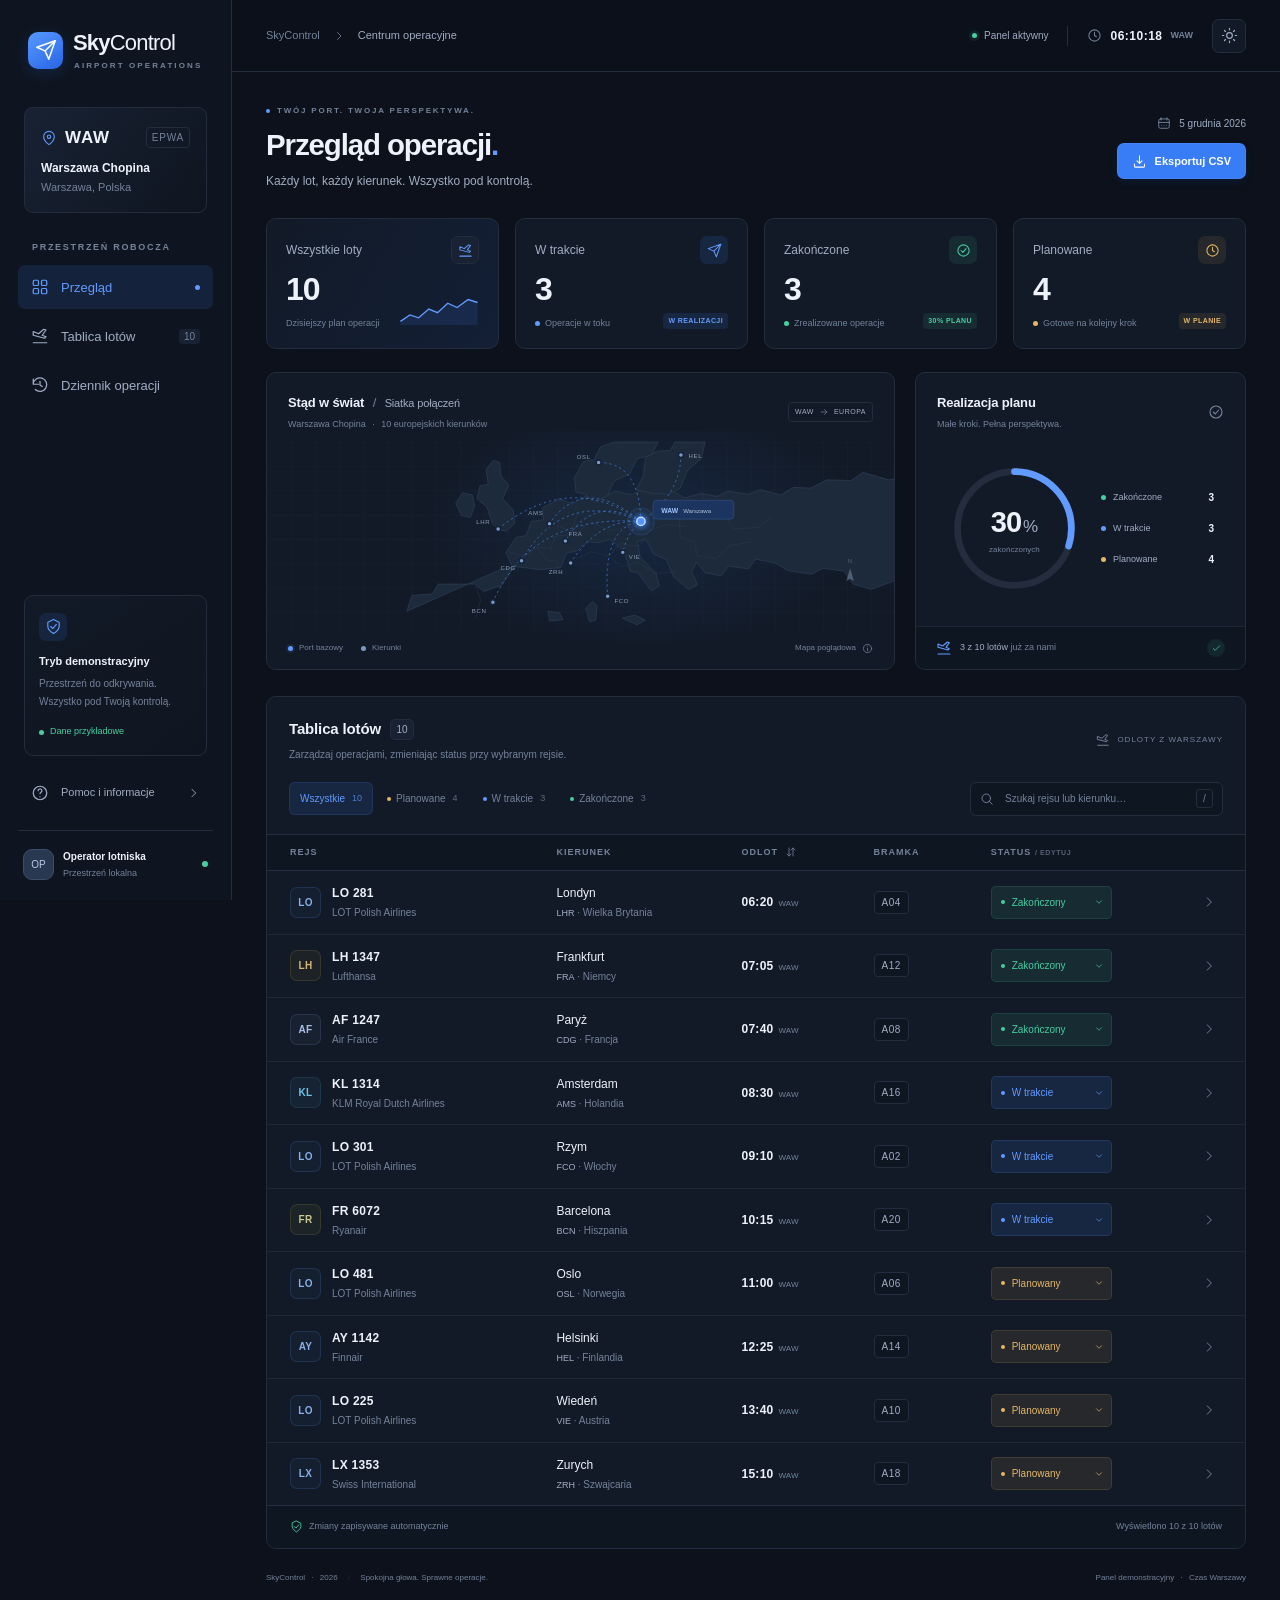
<file: index.html>
<!DOCTYPE html>
<html lang="pl" data-theme="dark">
<head>
  <meta charset="UTF-8">
  <meta name="viewport" content="width=device-width, initial-scale=1.0">
  <meta name="theme-color" content="#0c111b">
  <meta name="description" content="SkyControl — interaktywny, demonstracyjny panel zarządzania operacjami lotniskowymi.">
  <title>SkyControl — Centrum operacyjne</title>
  <link rel="icon" href="favicon.svg" type="image/svg+xml">
  <script>
    try { if (localStorage.getItem('skycontrol.theme.v1') === 'light') document.documentElement.dataset.theme = 'light'; } catch (error) { /* Motyw ciemny działa także bez pamięci przeglądarki. */ }
  </script>
  <link rel="stylesheet" href="styles.css">
  <script src="app.js" defer></script>
</head>
<body>
  <a class="skip-link" href="#flight-board">Przejdź do tablicy lotów</a>
  <svg class="icon-library" xmlns="http://www.w3.org/2000/svg" aria-hidden="true">
    <symbol id="i-plane" viewBox="0 0 24 24"><path d="m22 2-7 20-4-9-9-4Z"/><path d="m22 2-11 11"/></symbol>
    <symbol id="i-grid" viewBox="0 0 24 24"><rect x="3" y="3" width="7" height="7" rx="1.5"/><rect x="14" y="3" width="7" height="7" rx="1.5"/><rect x="3" y="14" width="7" height="7" rx="1.5"/><rect x="14" y="14" width="7" height="7" rx="1.5"/></symbol>
    <symbol id="i-flights" viewBox="0 0 24 24"><path d="M3 21h18M3 6l7 3 7-6 3 1-5 7 5 2-2 2L3 11Z"/></symbol>
    <symbol id="i-clock" viewBox="0 0 24 24"><circle cx="12" cy="12" r="9"/><path d="M12 7v5l3 2"/></symbol>
    <symbol id="i-history" viewBox="0 0 24 24"><path d="M3 11a9 9 0 1 1 2.7 7M3 4v7h7M12 7v5l3 2"/></symbol>
    <symbol id="i-help" viewBox="0 0 24 24"><circle cx="12" cy="12" r="9"/><path d="M9.5 9a2.5 2.5 0 1 1 4.2 1.8c-1 .7-1.7 1-1.7 2.2M12 17h.01"/></symbol>
    <symbol id="i-moon" viewBox="0 0 24 24"><path d="M20.9 13A9 9 0 0 1 11 3.1 9 9 0 1 0 20.9 13Z"/></symbol>
    <symbol id="i-sun" viewBox="0 0 24 24"><circle cx="12" cy="12" r="4"/><path d="M12 2v2m0 16v2M2 12h2m16 0h2M4.9 4.9l1.4 1.4m11.4 11.4 1.4 1.4m0-14.2-1.4 1.4M6.3 17.7l-1.4 1.4"/></symbol>
    <symbol id="i-search" viewBox="0 0 24 24"><circle cx="10.8" cy="10.8" r="7.3"/><path d="m16 16 5 5"/></symbol>
    <symbol id="i-calendar" viewBox="0 0 24 24"><rect x="3" y="5" width="18" height="16" rx="3"/><path d="M7 3v4m10-4v4M3 11h18m-13 5h.01M12 16h.01M16 16h.01"/></symbol>
    <symbol id="i-check" viewBox="0 0 24 24"><path d="m5 12 4 4L19 6"/></symbol>
    <symbol id="i-check-circle" viewBox="0 0 24 24"><circle cx="12" cy="12" r="9"/><path d="m8 12 3 3 5-6"/></symbol>
    <symbol id="i-arrow" viewBox="0 0 24 24"><path d="M5 12h14m-6-6 6 6-6 6"/></symbol>
    <symbol id="i-chevron" viewBox="0 0 24 24"><path d="m9 5 7 7-7 7"/></symbol>
    <symbol id="i-down" viewBox="0 0 24 24"><path d="m6 9 6 6 6-6"/></symbol>
    <symbol id="i-download" viewBox="0 0 24 24"><path d="M12 3v12m-4-4 4 4 4-4M4 16v4a1 1 0 0 0 1 1h14a1 1 0 0 0 1-1v-4"/></symbol>
    <symbol id="i-pin" viewBox="0 0 24 24"><path d="M20 10c0 6-8 12-8 12S4 16 4 10a8 8 0 0 1 16 0Z"/><circle cx="12" cy="10" r="2.5"/></symbol>
    <symbol id="i-shield" viewBox="0 0 24 24"><path d="m12 2 8 4v6c0 5-8 10-8 10S4 17 4 12V6Z"/><path d="m8 12 3 3 5-6"/></symbol>
    <symbol id="i-close" viewBox="0 0 24 24"><path d="m6 6 12 12M6 18 18 6"/></symbol>
    <symbol id="i-menu" viewBox="0 0 24 24"><path d="M4 6h16M4 12h16M4 18h16"/></symbol>
    <symbol id="i-sort" viewBox="0 0 24 24"><path d="M8 4v16m-4-4 4 4 4-4M16 20V4m-4 4 4-4 4 4"/></symbol>
    <symbol id="i-info" viewBox="0 0 24 24"><circle cx="12" cy="12" r="9"/><path d="M12 11v6m0-10h.01"/></symbol>
  </svg>

  <div class="sidebar-backdrop" id="sidebar-backdrop" hidden></div>
  <aside class="sidebar" id="sidebar" aria-label="Panel nawigacji">
    <button class="icon-button sidebar-close" id="sidebar-close" type="button" aria-label="Zamknij menu"><svg class="icon"><use href="#i-close"/></svg></button>
    <a class="brand" href="#overview" aria-label="SkyControl — strona główna">
      <span class="brand-mark"><svg class="icon"><use href="#i-plane"/></svg></span>
      <span>Sky<span class="brand-light">Control</span><span class="brand-caption">AIRPORT OPERATIONS</span></span>
    </a>
    <div class="airport-card">
      <div class="airport-code"><svg class="icon"><use href="#i-pin"/></svg><strong>WAW</strong><span>EPWA</span></div>
      <p>Warszawa Chopina</p>
      <span class="airport-country">Warszawa, Polska</span>
    </div>
    <p class="nav-label">PRZESTRZEŃ ROBOCZA</p>
    <nav class="primary-nav" aria-label="Nawigacja główna">
      <a class="nav-item active" href="#overview" data-nav="overview" aria-current="page"><svg class="icon"><use href="#i-grid"/></svg><span>Przegląd</span><span class="nav-active-dot"></span></a>
      <a class="nav-item" href="#flight-board" data-nav="flight-board"><svg class="icon"><use href="#i-flights"/></svg><span>Tablica lotów</span><span class="nav-count">10</span></a>
      <button class="nav-item" type="button" id="history-button"><svg class="icon"><use href="#i-history"/></svg><span>Dziennik operacji</span></button>
    </nav>
    <div class="sidebar-bottom">
      <div class="demo-card"><span class="demo-symbol"><svg class="icon"><use href="#i-shield"/></svg></span><strong>Tryb demonstracyjny</strong><p>Przestrzeń do odkrywania.<br>Wszystko pod Twoją kontrolą.</p><span class="demo-tag"><span class="status-dot"></span>Dane przykładowe</span></div>
      <button class="nav-item help-link" type="button" id="help-button"><svg class="icon"><use href="#i-help"/></svg><span>Pomoc i informacje</span><svg class="icon small"><use href="#i-chevron"/></svg></button>
      <div class="operator"><span class="avatar">OP</span><span><strong>Operator lotniska</strong><small>Przestrzeń lokalna</small></span><span class="operator-dot" title="Panel działa lokalnie"></span></div>
    </div>
  </aside>

  <div class="app-shell">
    <header class="topbar">
      <div class="topbar-left"><button class="icon-button menu-button" id="menu-button" type="button" aria-label="Otwórz menu" aria-expanded="false" aria-controls="sidebar"><svg class="icon"><use href="#i-menu"/></svg></button><span class="breadcrumb">SkyControl <svg class="icon"><use href="#i-chevron"/></svg><strong>Centrum operacyjne</strong></span></div>
      <div class="topbar-actions"><span class="live-indicator"><span></span>Panel aktywny</span><span class="topbar-separator"></span><div class="live-clock"><svg class="icon"><use href="#i-clock"/></svg><time id="clock">--:--:--</time><span id="timezone-label">WAW</span></div><button class="icon-button theme-button" type="button" id="theme-button" aria-label="Włącz jasny motyw" aria-pressed="false" title="Włącz jasny motyw"><svg class="icon"><use id="theme-icon" href="#i-sun"/></svg></button></div>
    </header>

    <main id="overview">
      <div class="page-heading">
        <div><p class="eyebrow"><span></span>TWÓJ PORT. TWOJA PERSPEKTYWA.</p><h1>Przegląd operacji<span>.</span></h1><p class="heading-description">Każdy lot, każdy kierunek. Wszystko pod kontrolą.</p></div>
        <div class="heading-actions"><span class="date-chip"><svg class="icon"><use href="#i-calendar"/></svg><time id="current-date">Trwa wczytywanie daty…</time></span><button class="button button-primary" type="button" id="export-button"><svg class="icon"><use href="#i-download"/></svg>Eksportuj CSV</button></div>
      </div>
      <div class="storage-warning" id="storage-warning" role="status" hidden><svg class="icon"><use href="#i-info"/></svg><span id="storage-warning-text">Przeglądarka blokuje zapisywanie. Zmiany będą dostępne tylko do zamknięcia strony.</span></div>
      <noscript><p class="storage-warning">Aby korzystać z wyszukiwarki i zmieniać statusy, włącz JavaScript w ustawieniach przeglądarki.</p></noscript>

      <section class="stats-grid" id="statistics" aria-label="Podsumowanie lotów">
        <div class="stat-card stat-total"><div class="stat-top"><span>Wszystkie loty</span><span class="stat-icon"><svg class="icon"><use href="#i-flights"/></svg></span></div><div class="stat-bottom"><div><strong id="count-all">10</strong><p>Dzisiejszy plan operacji</p></div><svg class="sparkline blue" viewBox="0 0 110 40" aria-hidden="true"><path class="spark-fill" d="M2 35 15 26 27 30 41 18 53 23 67 10 80 16 95 5 108 9V40H2Z"/><path d="m2 35 13-9 12 4 14-12 12 5 14-13 13 6 15-11 13 4"/></svg></div></div>
        <div class="stat-card"><div class="stat-top"><span>W trakcie</span><span class="stat-icon stat-blue"><svg class="icon"><use href="#i-plane"/></svg></span></div><div class="stat-bottom"><div><strong id="count-active">3</strong><p><span class="mini-dot blue-bg"></span>Operacje w toku</p></div><span class="stat-label blue-label">W REALIZACJI</span></div></div>
        <div class="stat-card"><div class="stat-top"><span>Zakończone</span><span class="stat-icon stat-green"><svg class="icon"><use href="#i-check-circle"/></svg></span></div><div class="stat-bottom"><div><strong id="count-completed">3</strong><p><span class="mini-dot green-bg"></span>Zrealizowane operacje</p></div><span class="stat-label green-label" id="completion-chip">30% PLANU</span></div></div>
        <div class="stat-card"><div class="stat-top"><span>Planowane</span><span class="stat-icon stat-amber"><svg class="icon"><use href="#i-clock"/></svg></span></div><div class="stat-bottom"><div><strong id="count-planned">4</strong><p><span class="mini-dot amber-bg"></span>Gotowe na kolejny krok</p></div><span class="stat-label amber-label">W PLANIE</span></div></div>
      </section>

      <section class="overview-grid" aria-label="Kierunki i realizacja planu">
        <div class="panel route-panel">
          <div class="panel-heading"><div><h2>Stąd w świat <span class="subtle-slash">/</span> <span class="muted-heading">Siatka połączeń</span></h2><p>Warszawa Chopina <span class="text-dot">·</span> 10 europejskich kierunków</p></div><span class="small-chip">WAW <svg class="icon"><use href="#i-arrow"/></svg> EUROPA</span></div>
          <div class="map-container">
            <svg class="route-map" viewBox="0 0 830 250" role="img" aria-labelledby="map-title map-description">
              <title id="map-title">Przykładowe połączenia z Warszawy</title><desc id="map-description">Poglądowa mapa tras do Londynu, Paryża, Frankfurtu, Amsterdamu, Rzymu, Barcelony, Oslo, Helsinek, Wiednia i Zurychu.</desc>
              <defs><pattern id="map-grid" width="32" height="32" patternUnits="userSpaceOnUse"><path d="M32 0H0V32" fill="none" class="map-grid-line"/></pattern><radialGradient id="map-glow"><stop stop-color="#3983ff" stop-opacity=".12"/><stop offset="1" stop-color="#3983ff" stop-opacity="0"/></radialGradient><filter id="hub-glow"><feGaussianBlur stdDeviation="3"/></filter></defs>
              <rect width="830" height="250" fill="url(#map-grid)"/><ellipse cx="497" cy="112" rx="290" ry="165" fill="url(#map-glow)"/>
              <g class="map-land"><path d="m185 224 7-21 27-2 8-13 48 0 12 10 24-9 15-22-10-21 14-20 13-2 7-19 16-2-1-16 22-12 18 7 17-11 18 4 21-10 22 5 18-10 18 8 17-4 17 10 22-6 21 4 14-7 27 4 16-6 27 7 17-10 23 1 21-11 32 1 16-11 34 10 25-4 29 13 29 0v126l-35-6-17 8-24-3-30 11-24-7-12-17-28-4-15 8-32-5-16-10-26-5-10 13-26-4-10 13-21-4-11-14-7 12 8 18-12 6-20-17-9-22-17-8-10-19-12 2 4 21 21 22 4 16-10 7-18-24-10-2-8-27-19-15-14 4-16-1-15 13-12 1-8 20-27 3-31-4-20 3Z"/><path d="m311 117-12-8-8-23-13-11 4-17 11-2-3-20 10-12 8 3 2 18 10 12-8 18 14 15 2 17-11 11Z"/><path d="m269 100-12-3-7-16 9-14 13 3 3 15Z"/><path d="m421 69-12-3-2-19 12-21 14-3 9-17 18-6h58l-9 17-19 5-10 20-21 10-8 18-16 10Z"/><path d="m489 63 9-18 3-24 15-9 18-1 6-11h40l-5 22-18 15-10 24-15 8-22-1Z"/><path d="m372 224 15 2 5 9-18 2Z"/><path d="m431 211 6 5-2 20-8 2-5-18Z"/><path d="m487 229 14 7-11 6-20-9Z"/></g>
              <g class="map-boundaries"><path d="m276 190 7 19-7 24M319 145l22 6 17-12 18 2 5-16 22-3 8-28M358 139l12 17 12 1 7 18M384 112l27 7 18-13 25 11 31-5 12-23M412 154l17-9 24 6 15-17 24 4 13-20 24-9 27 3M455 153l14 12 22-6 22 15 28-2M533 83l13 19 1 24 18 6 5 19 25 3 18-17 28-5M576 67l8 25 23 5 10 18 33-2 19-14"/></g>
              <g class="map-routes"><path d="M495 105Q402 38 306 115"/><path d="M495 105Q392 61 337 157"/><path d="M495 105Q433 68 395 131"/><path d="M495 105Q419 42 374 108"/><path d="M495 105Q444 111 451 204"/><path d="M495 105Q350 95 299 212"/><path d="M495 105Q493 27 439 27"/><path d="M495 105Q547 71 548 17"/><path d="M495 105Q478 118 471 146"/><path d="M495 105Q440 101 402 160"/></g>
              <g class="map-destinations"><circle cx="306" cy="115" r="3.3"/><circle cx="337" cy="157" r="3.3"/><circle cx="395" cy="131" r="3.3"/><circle cx="374" cy="108" r="3.3"/><circle cx="451" cy="204" r="3.3"/><circle cx="299" cy="212" r="3.3"/><circle cx="439" cy="27" r="3.3"/><circle cx="548" cy="17" r="3.3"/><circle cx="471" cy="146" r="3.3"/><circle cx="402" cy="160" r="3.3"/></g>
              <g class="map-labels"><text x="277" y="109">LHR</text><text x="309" y="170">CDG</text><text x="399" y="124">FRA</text><text x="346" y="97">AMS</text><text x="460" y="213">FCO</text><text x="271" y="226">BCN</text><text x="410" y="23">OSL</text><text x="558" y="21">HEL</text><text x="479" y="155">VIE</text><text x="373" y="174">ZRH</text></g>
              <circle class="hub-halo" cx="495" cy="105" r="18"/><circle cx="495" cy="105" r="10" fill="#3983ff" opacity=".5" filter="url(#hub-glow)"/><circle cx="495" cy="105" r="5.5" fill="#5396ff" stroke="#c4dcff" stroke-width="2"/>
              <g class="hub-label"><rect x="511" y="77" width="107" height="25" rx="5"/><text x="522" y="94">WAW <tspan dx="4">Warszawa</tspan></text></g>
              <g class="map-compass"><path d="m767 184 5-17 5 17-5-3Z"/><text x="769" y="160">N</text></g>
            </svg>
          </div>
          <div class="map-footer"><span><i class="legend-dot hub-dot"></i>Port bazowy <i class="legend-dot destination-dot"></i>Kierunki</span><span>Mapa poglądowa <svg class="icon"><use href="#i-info"/></svg></span></div>
        </div>
        <div class="panel progress-panel"><div class="panel-heading"><div><h2>Realizacja planu</h2><p>Małe kroki. Pełna perspektywa.</p></div><svg class="icon muted"><use href="#i-check-circle"/></svg></div><div class="progress-content"><div class="donut" role="img" id="progress-chart" aria-label="Zakończono 30 procent lotów"><svg viewBox="0 0 140 140" aria-hidden="true"><circle class="donut-track" cx="70" cy="70" r="59"/><circle class="donut-value" id="progress-ring" cx="70" cy="70" r="59" pathLength="100" stroke-dasharray="100" stroke-dashoffset="70"/></svg><div class="donut-label"><strong id="progress-percent">30<span>%</span></strong><span>zakończonych</span></div></div><div class="progress-legend"><div><span class="mini-dot green-bg"></span>Zakończone<strong id="legend-completed">3</strong></div><div><span class="mini-dot blue-bg"></span>W trakcie<strong id="legend-active">3</strong></div><div><span class="mini-dot amber-bg"></span>Planowane<strong id="legend-planned">4</strong></div></div></div><div class="progress-footer"><svg class="icon"><use href="#i-flights"/></svg><span id="progress-summary"><strong>3 z 10 lotów</strong> już za nami</span><span class="mini-check"><svg class="icon"><use href="#i-check"/></svg></span></div></div>
      </section>

      <section class="panel flight-panel" id="flight-board" aria-labelledby="board-title">
        <div class="board-heading"><div><div class="title-with-badge"><h2 id="board-title">Tablica lotów</h2><span class="number-badge" id="board-total">10</span></div><p>Zarządzaj operacjami, zmieniając status przy wybranym rejsie.</p></div><span class="departures-label"><svg class="icon"><use href="#i-flights"/></svg>ODLOTY Z WARSZAWY</span></div>
        <div class="board-toolbar"><div class="filter-tabs" role="group" aria-label="Filtruj loty według statusu"><button class="filter-tab active" type="button" data-filter="all" aria-pressed="true">Wszystkie <span id="tab-all">10</span></button><button class="filter-tab" type="button" data-filter="planned" aria-pressed="false"><span class="tab-dot amber-bg"></span>Planowane <span id="tab-planned">4</span></button><button class="filter-tab" type="button" data-filter="active" aria-pressed="false"><span class="tab-dot blue-bg"></span>W trakcie <span id="tab-active">3</span></button><button class="filter-tab" type="button" data-filter="completed" aria-pressed="false"><span class="tab-dot green-bg"></span>Zakończone <span id="tab-completed">3</span></button></div><div class="search-field"><svg class="icon"><use href="#i-search"/></svg><label class="sr-only" for="flight-search">Szukaj po numerze lotu, kierunku, linii lub bramce</label><input type="search" id="flight-search" placeholder="Szukaj rejsu lub kierunku…" autocomplete="off" spellcheck="false"><button type="button" id="clear-search" class="clear-search" aria-label="Wyczyść wyszukiwanie" hidden><svg class="icon"><use href="#i-close"/></svg></button><kbd id="search-shortcut" aria-hidden="true">/</kbd></div></div>
        <div class="table-scroll" tabindex="0" role="region" aria-label="Tabela odlotów. Na małym ekranie przesuń tabelę w bok."><table><caption class="sr-only">Przykładowe odloty z lotniska Warszawa Chopina. Wybierz status w kolumnie Status, aby go zmienić.</caption><thead><tr><th scope="col">REJS</th><th scope="col">KIERUNEK</th><th scope="col" id="time-heading" aria-sort="ascending"><button type="button" class="sort-button" id="sort-button" aria-label="Odlot: rosnąco. Kliknij, aby sortować malejąco.">ODLOT <svg class="icon"><use href="#i-sort"/></svg></button></th><th scope="col">BRAMKA</th><th scope="col">STATUS <span class="editable-label">/ EDYTUJ</span></th><th scope="col"><span class="sr-only">Szczegóły rejsu</span></th></tr></thead><tbody id="flights-body"></tbody></table></div>
        <div class="empty-state" id="empty-state" hidden><span class="empty-icon"><svg class="icon"><use href="#i-search"/></svg></span><h3>Tu na razie nie ma lotów</h3><p id="empty-description">Spróbuj innego kierunku lub zmień wybrany filtr.</p><button class="button button-secondary" id="reset-filters" type="button">Wyczyść filtry</button></div>
        <div class="board-footer"><span class="save-indicator" id="save-indicator"><svg class="icon"><use href="#i-shield"/></svg><span id="save-label">Zmiany zapisywane automatycznie</span></span><span id="results-count" role="status" aria-live="polite">Wyświetlono 10 z 10 lotów</span></div>
      </section>
      <footer class="page-footer"><span>SkyControl <span class="footer-dot">·</span> <span id="copyright-year">2026</span> <span class="footer-divider">/</span> Spokojna głowa. Sprawne operacje.</span><span>Panel demonstracyjny <span class="footer-dot">·</span> Czas Warszawy</span></footer>
    </main>
  </div>

  <dialog id="details-dialog" class="modal" aria-labelledby="details-title"><div class="modal-header"><span class="modal-eyebrow">SZCZEGÓŁY OPERACJI</span><button class="icon-button" type="button" data-close-dialog aria-label="Zamknij szczegóły"><svg class="icon"><use href="#i-close"/></svg></button></div><h2 id="details-title">Szczegóły lotu</h2><p class="modal-subtitle" id="details-airline"></p><div class="flight-route-detail"><div><strong>WAW</strong><span>Warszawa Chopina</span></div><svg class="icon"><use href="#i-plane"/></svg><div><strong id="details-code"></strong><span id="details-city"></span></div></div><dl class="detail-grid"><div><dt>Godzina odlotu</dt><dd id="details-time"></dd></div><div><dt>Bramka</dt><dd id="details-gate"></dd></div><div><dt>Kraj docelowy</dt><dd id="details-country"></dd></div><div><dt>Data operacji</dt><dd id="details-date"></dd></div></dl><label class="detail-select-label" for="details-status">Status lotu</label><div class="detail-select-wrap"><select id="details-status"><option value="planned">Planowany</option><option value="active">W trakcie</option><option value="completed">Zakończony</option></select><svg class="icon"><use href="#i-down"/></svg></div><p class="modal-hint"><svg class="icon"><use href="#i-info"/></svg>Zmiana statusu od razu aktualizuje tablicę i liczniki.</p><button class="button button-primary modal-done" type="button" data-close-dialog>Gotowe <svg class="icon"><use href="#i-check"/></svg></button></dialog>

  <dialog id="history-dialog" class="modal history-modal" aria-labelledby="history-title"><div class="modal-header"><span class="modal-eyebrow">TWÓJ DZIENNIK</span><button class="icon-button" type="button" data-close-dialog aria-label="Zamknij dziennik"><svg class="icon"><use href="#i-close"/></svg></button></div><h2 id="history-title">Dziennik operacji</h2><p class="modal-subtitle">Ostatnie 30 zmian statusów w tej przeglądarce.</p><ol class="history-list" id="history-list"></ol><button class="button button-secondary modal-done" type="button" data-close-dialog>Zamknij dziennik</button></dialog>

  <dialog id="help-dialog" class="modal help-modal" aria-labelledby="help-title"><div class="modal-header"><span class="modal-eyebrow">WITAJ W SKYCONTROL</span><button class="icon-button" type="button" data-close-dialog aria-label="Zamknij pomoc"><svg class="icon"><use href="#i-close"/></svg></button></div><h2 id="help-title">Twoje centrum dowodzenia.</h2><p class="modal-subtitle">Wszystko, czego potrzebujesz, żeby zacząć.</p><div class="help-step"><span>01</span><div><h3>Znajdź swój lot</h3><p>Wpisz numer rejsu, miasto, kod lotniska, linię lub bramkę. Zakładki nad tabelą filtrują loty według statusu.</p></div></div><div class="help-step"><span>02</span><div><h3>Zmień status jednym kliknięciem</h3><p>Kliknij kolorowe pole w kolumnie „Status” i wybierz: Planowany, W trakcie lub Zakończony. Strzałka na końcu wiersza otwiera szczegóły.</p></div></div><div class="help-step"><span>03</span><div><h3>Wróć do swoich ustawień</h3><p>Statusy, dziennik i motyw zapisują się automatycznie w tej przeglądarce. Przycisk „Eksportuj CSV” pobiera zestawienie wszystkich 10 lotów.</p></div></div><div class="help-note"><svg class="icon"><use href="#i-info"/></svg><p>To demonstracja, a nie rzeczywiste dane lotniska. Zmiany nie są współdzielone między urządzeniami. Tryb prywatny lub wyczyszczenie danych przeglądarki może usunąć zapis.</p></div><a class="button button-secondary modal-done" href="INSTRUKCJA.html" target="_blank" rel="noopener">Uruchomienie i publikacja <svg class="icon"><use href="#i-arrow"/></svg></a></dialog>

  <div class="toast" id="toast" role="status" aria-live="polite" aria-atomic="true" hidden><span class="toast-icon"><svg class="icon"><use href="#i-check"/></svg></span><span id="toast-message"></span><button class="icon-button" id="dismiss-toast" type="button" aria-label="Zamknij powiadomienie"><svg class="icon"><use href="#i-close"/></svg></button></div>
</body>
</html>
</file>
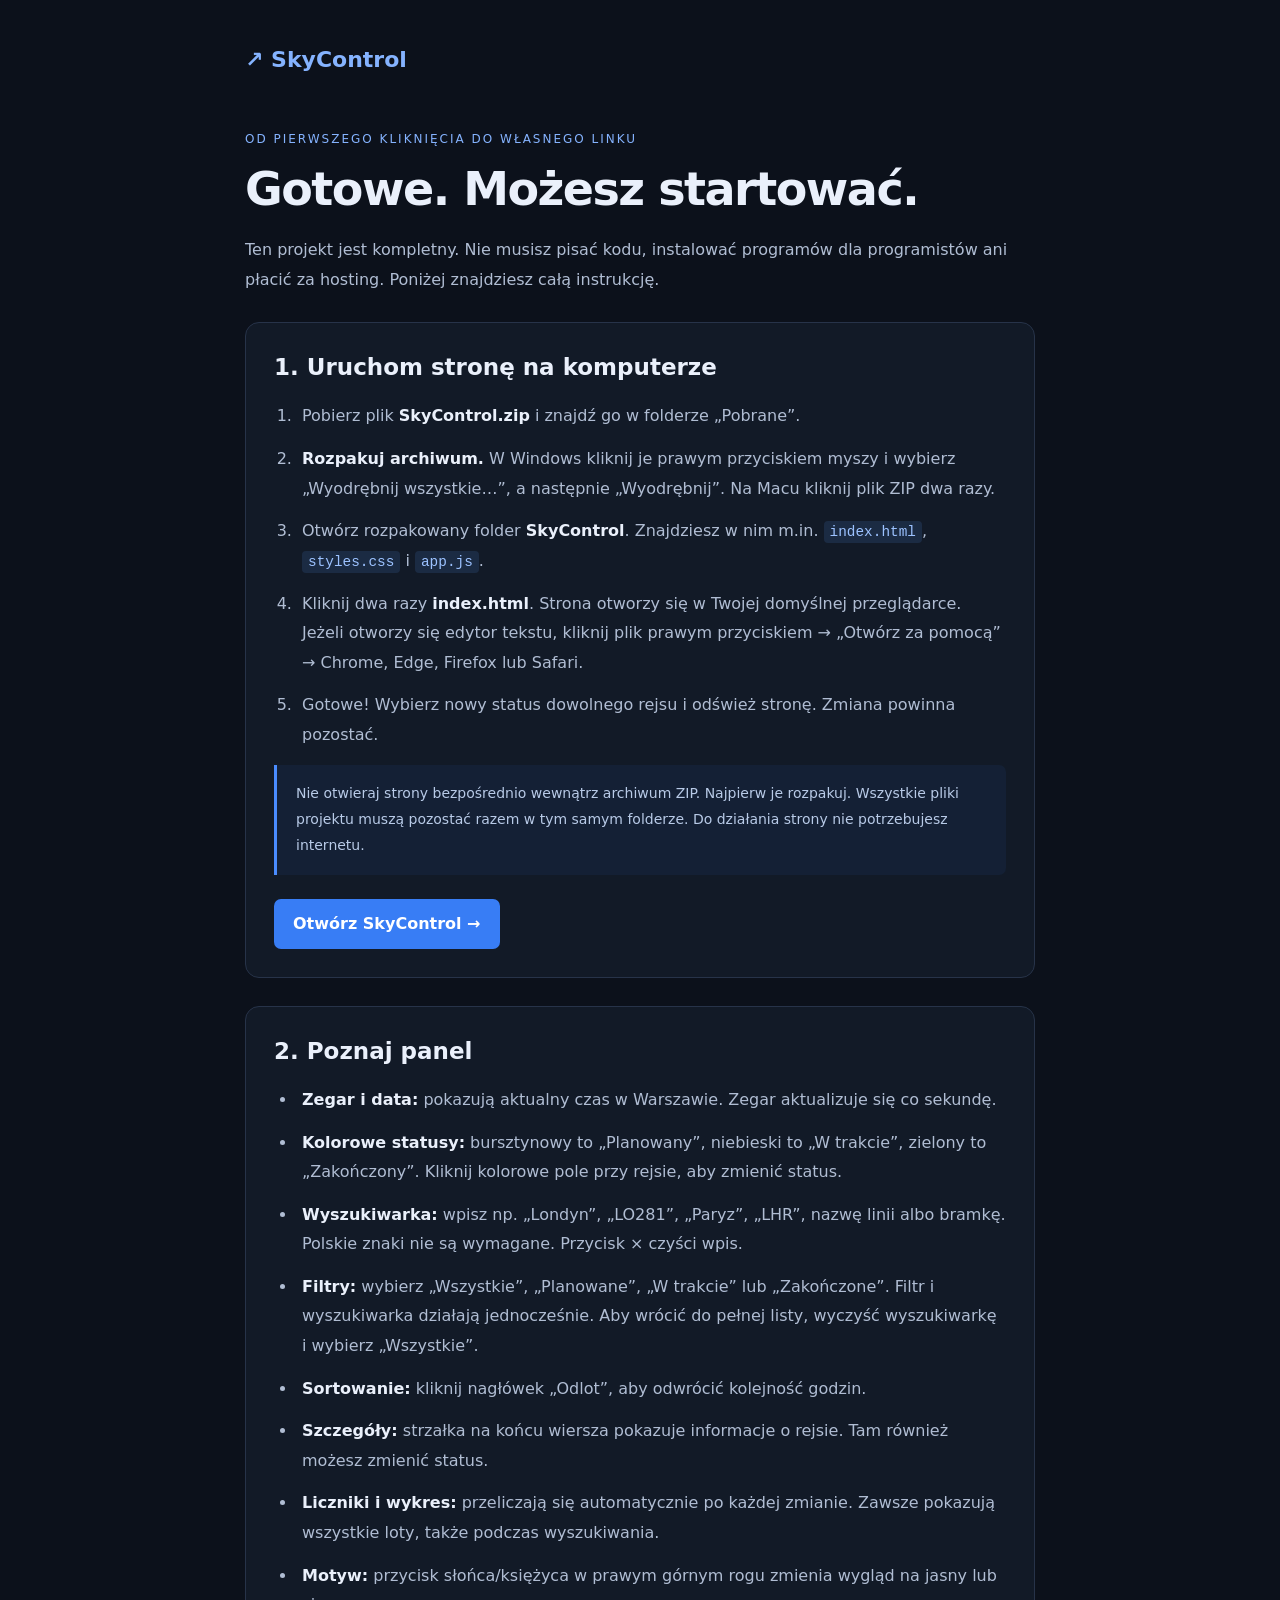
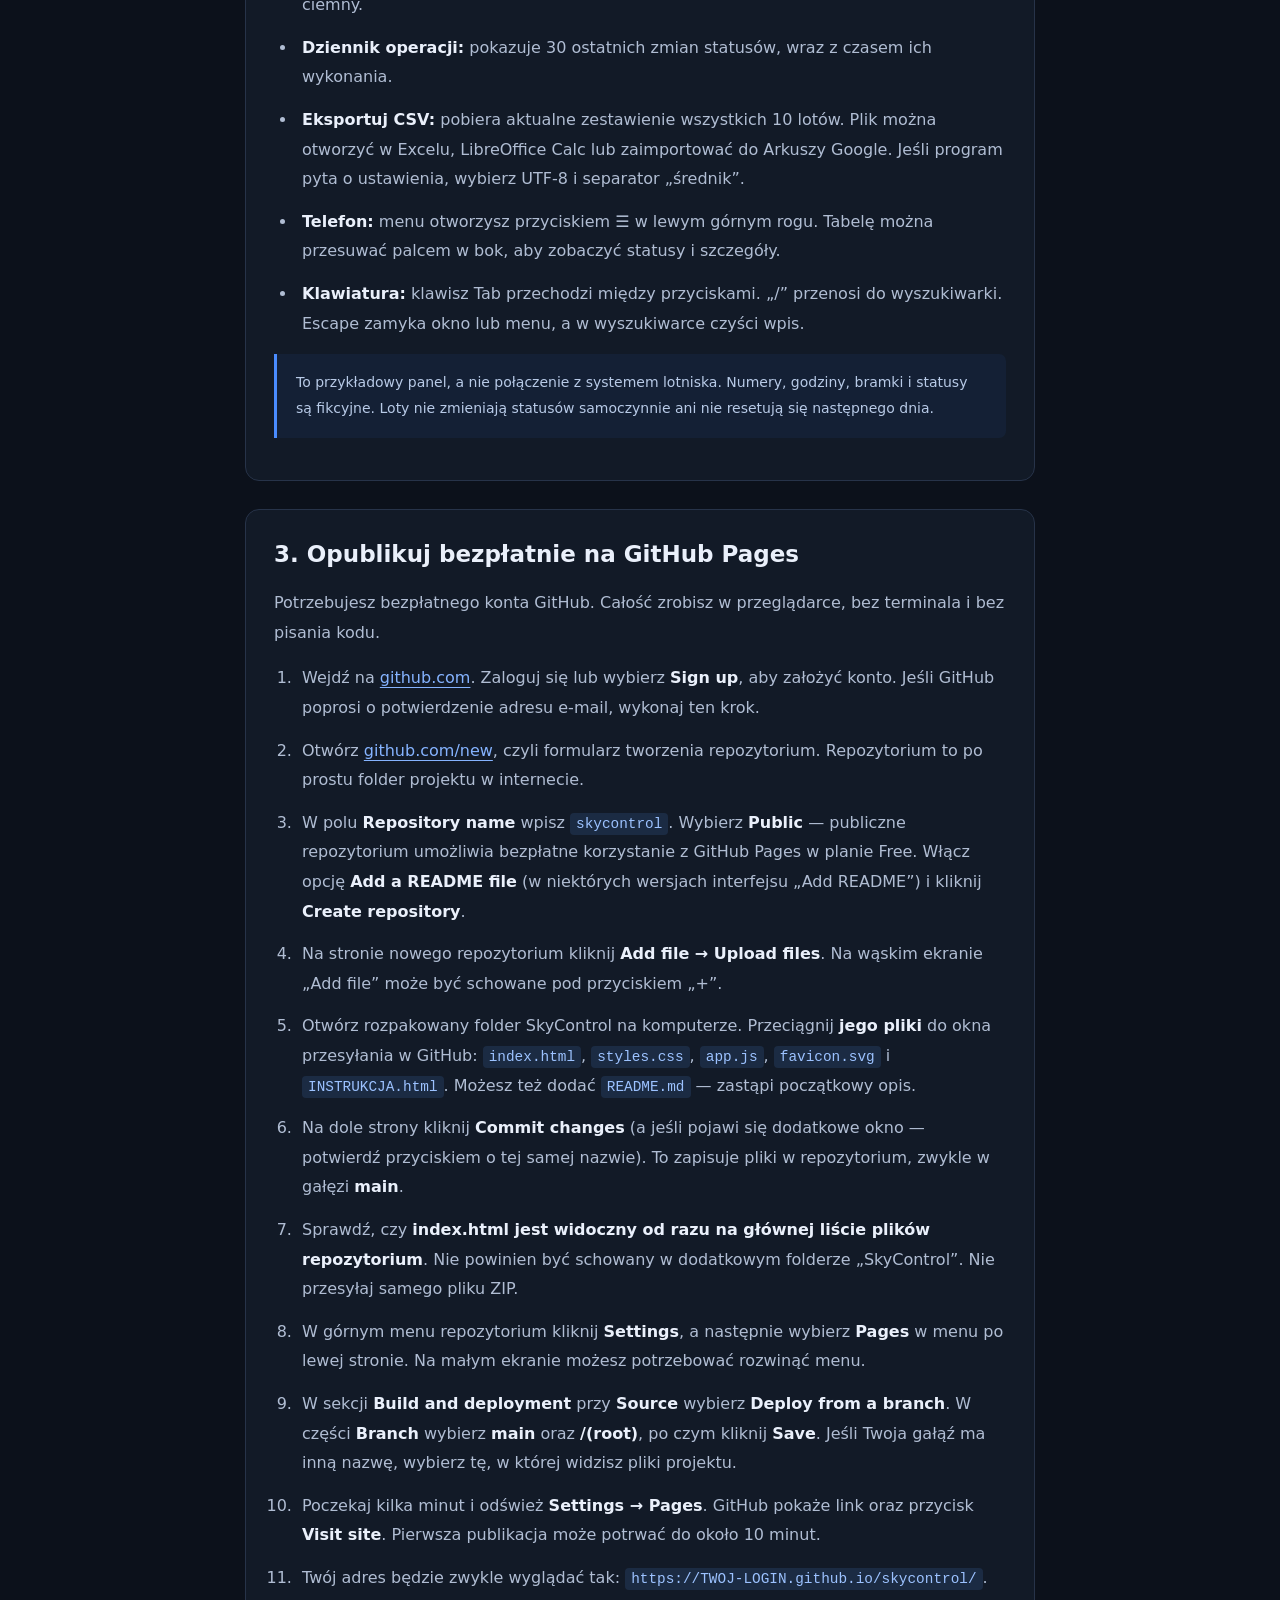
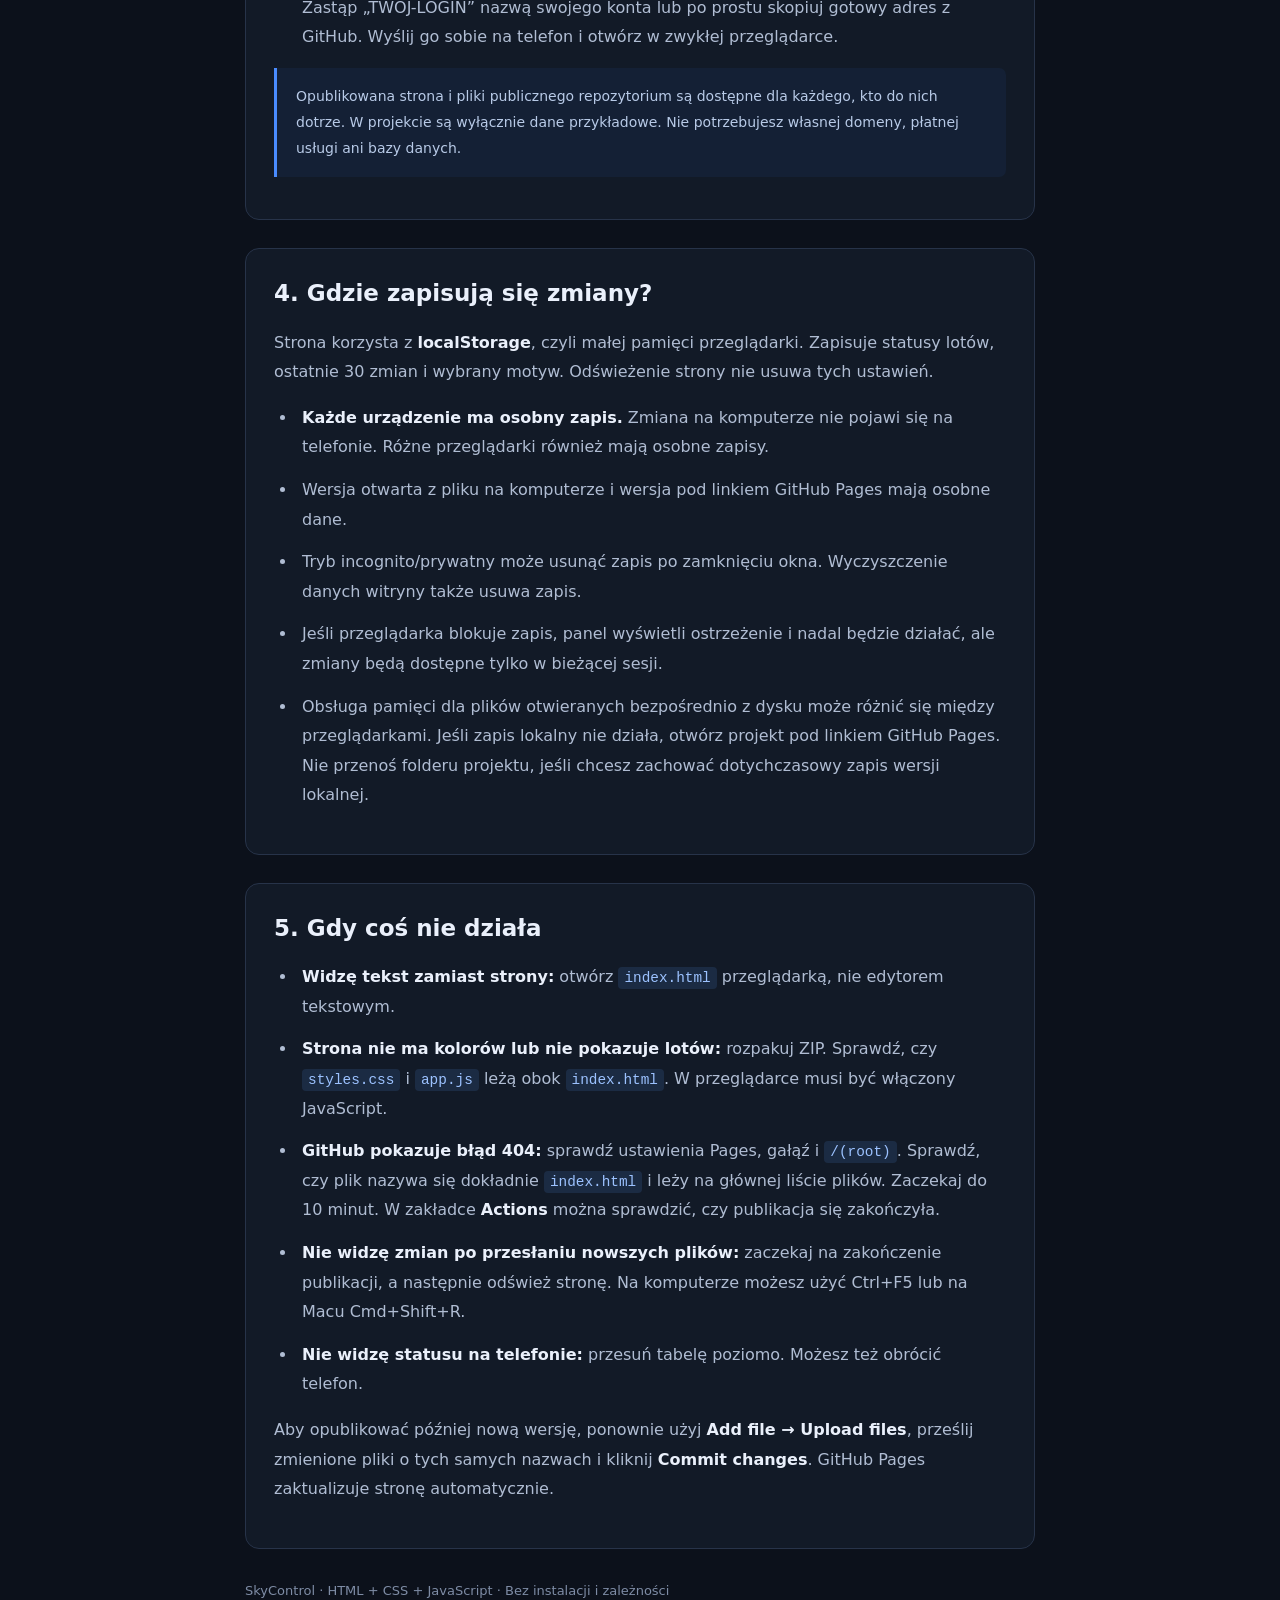
<file: INSTRUKCJA.html>
<!DOCTYPE html>
<html lang="pl">
<head>
  <meta charset="UTF-8">
  <meta name="viewport" content="width=device-width, initial-scale=1.0">
  <title>SkyControl — prosta instrukcja</title>
  <link rel="icon" href="favicon.svg" type="image/svg+xml">
  <style>
    * { box-sizing: border-box; } body { margin: 0; padding: 40px 22px; background: #0c111b; color: #eaf0fb; font: 16px/1.85 system-ui, sans-serif; } main { max-width: 790px; margin: auto; } a { color: #85b3ff; text-underline-offset: 4px; } .brand { display: inline-block; margin-bottom: 35px; font-size: 22px; font-weight: 650; text-decoration: none; } .eyebrow { color: #85b3ff; font-size: 12px; letter-spacing: 2px; } h1 { margin: 8px 0 18px; font-size: clamp(30px, 6vw, 46px); line-height: 1.2; letter-spacing: -1.5px; } h2 { font-size: 23px; line-height: 1.4; margin: 0 0 18px; } p { color: #b0bdd3; } section { margin: 28px 0; padding: 28px; border: 1px solid #273349; background: #121a27; border-radius: 14px; } li { padding-left: 5px; margin-bottom: 13px; color: #b0bdd3; } strong { color: #eaf0fb; } code { font-size: .9em; color: #9cc2ff; background: #1b2b43; padding: 3px 6px; border-radius: 4px; overflow-wrap: anywhere; } ol, ul { padding-left: 23px; } .note { padding: 16px 19px; border-left: 3px solid #4a8cff; border-radius: 0 7px 7px 0; background: #387df510; color: #b8cae7; font-size: 14px; } .button { display: inline-block; background: #387df5; color: white; padding: 10px 19px; border-radius: 7px; text-decoration: none; font-weight: 550; margin-top: 10px; } footer { font-size: 13px; color: #7e8ca5; margin: 30px 0; } :focus-visible { outline: 2px solid #85b3ff; outline-offset: 4px; } @media(max-width: 550px) { body { padding: 25px 16px; font-size: 14px; } section { padding: 21px 18px; } h2 { font-size: 21px; } }
  </style>
</head>
<body><main>
  <a class="brand" href="index.html">↗ SkyControl</a>
  <p class="eyebrow">OD PIERWSZEGO KLIKNIĘCIA DO WŁASNEGO LINKU</p>
  <h1>Gotowe. Możesz startować.</h1>
  <p>Ten projekt jest kompletny. Nie musisz pisać kodu, instalować programów dla programistów ani płacić za hosting. Poniżej znajdziesz całą instrukcję.</p>

  <section>
    <h2>1. Uruchom stronę na komputerze</h2>
    <ol>
      <li>Pobierz plik <strong>SkyControl.zip</strong> i znajdź go w folderze „Pobrane”.</li>
      <li><strong>Rozpakuj archiwum.</strong> W Windows kliknij je prawym przyciskiem myszy i wybierz „Wyodrębnij wszystkie…”, a następnie „Wyodrębnij”. Na Macu kliknij plik ZIP dwa razy.</li>
      <li>Otwórz rozpakowany folder <strong>SkyControl</strong>. Znajdziesz w nim m.in. <code>index.html</code>, <code>styles.css</code> i <code>app.js</code>.</li>
      <li>Kliknij dwa razy <strong>index.html</strong>. Strona otworzy się w Twojej domyślnej przeglądarce. Jeżeli otworzy się edytor tekstu, kliknij plik prawym przyciskiem → „Otwórz za pomocą” → Chrome, Edge, Firefox lub Safari.</li>
      <li>Gotowe! Wybierz nowy status dowolnego rejsu i odśwież stronę. Zmiana powinna pozostać.</li>
    </ol>
    <p class="note">Nie otwieraj strony bezpośrednio wewnątrz archiwum ZIP. Najpierw je rozpakuj. Wszystkie pliki projektu muszą pozostać razem w tym samym folderze. Do działania strony nie potrzebujesz internetu.</p>
    <a class="button" href="index.html">Otwórz SkyControl →</a>
  </section>

  <section>
    <h2>2. Poznaj panel</h2>
    <ul>
      <li><strong>Zegar i data:</strong> pokazują aktualny czas w Warszawie. Zegar aktualizuje się co sekundę.</li>
      <li><strong>Kolorowe statusy:</strong> bursztynowy to „Planowany”, niebieski to „W trakcie”, zielony to „Zakończony”. Kliknij kolorowe pole przy rejsie, aby zmienić status.</li>
      <li><strong>Wyszukiwarka:</strong> wpisz np. „Londyn”, „LO281”, „Paryz”, „LHR”, nazwę linii albo bramkę. Polskie znaki nie są wymagane. Przycisk × czyści wpis.</li>
      <li><strong>Filtry:</strong> wybierz „Wszystkie”, „Planowane”, „W trakcie” lub „Zakończone”. Filtr i wyszukiwarka działają jednocześnie. Aby wrócić do pełnej listy, wyczyść wyszukiwarkę i wybierz „Wszystkie”.</li>
      <li><strong>Sortowanie:</strong> kliknij nagłówek „Odlot”, aby odwrócić kolejność godzin.</li>
      <li><strong>Szczegóły:</strong> strzałka na końcu wiersza pokazuje informacje o rejsie. Tam również możesz zmienić status.</li>
      <li><strong>Liczniki i wykres:</strong> przeliczają się automatycznie po każdej zmianie. Zawsze pokazują wszystkie loty, także podczas wyszukiwania.</li>
      <li><strong>Motyw:</strong> przycisk słońca/księżyca w prawym górnym rogu zmienia wygląd na jasny lub ciemny.</li>
      <li><strong>Dziennik operacji:</strong> pokazuje 30 ostatnich zmian statusów, wraz z czasem ich wykonania.</li>
      <li><strong>Eksportuj CSV:</strong> pobiera aktualne zestawienie wszystkich 10 lotów. Plik można otworzyć w Excelu, LibreOffice Calc lub zaimportować do Arkuszy Google. Jeśli program pyta o ustawienia, wybierz UTF-8 i separator „średnik”.</li>
      <li><strong>Telefon:</strong> menu otworzysz przyciskiem ☰ w lewym górnym rogu. Tabelę można przesuwać palcem w bok, aby zobaczyć statusy i szczegóły.</li>
      <li><strong>Klawiatura:</strong> klawisz Tab przechodzi między przyciskami. „/” przenosi do wyszukiwarki. Escape zamyka okno lub menu, a w wyszukiwarce czyści wpis.</li>
    </ul>
    <p class="note">To przykładowy panel, a nie połączenie z systemem lotniska. Numery, godziny, bramki i statusy są fikcyjne. Loty nie zmieniają statusów samoczynnie ani nie resetują się następnego dnia.</p>
  </section>

  <section>
    <h2>3. Opublikuj bezpłatnie na GitHub Pages</h2>
    <p>Potrzebujesz bezpłatnego konta GitHub. Całość zrobisz w przeglądarce, bez terminala i bez pisania kodu.</p>
    <ol>
      <li>Wejdź na <a href="https://github.com" target="_blank" rel="noopener noreferrer">github.com</a>. Zaloguj się lub wybierz <strong>Sign up</strong>, aby założyć konto. Jeśli GitHub poprosi o potwierdzenie adresu e-mail, wykonaj ten krok.</li>
      <li>Otwórz <a href="https://github.com/new" target="_blank" rel="noopener noreferrer">github.com/new</a>, czyli formularz tworzenia repozytorium. Repozytorium to po prostu folder projektu w internecie.</li>
      <li>W polu <strong>Repository name</strong> wpisz <code>skycontrol</code>. Wybierz <strong>Public</strong> — publiczne repozytorium umożliwia bezpłatne korzystanie z GitHub Pages w planie Free. Włącz opcję <strong>Add a README file</strong> (w niektórych wersjach interfejsu „Add README”) i kliknij <strong>Create repository</strong>.</li>
      <li>Na stronie nowego repozytorium kliknij <strong>Add file → Upload files</strong>. Na wąskim ekranie „Add file” może być schowane pod przyciskiem „+”.</li>
      <li>Otwórz rozpakowany folder SkyControl na komputerze. Przeciągnij <strong>jego pliki</strong> do okna przesyłania w GitHub: <code>index.html</code>, <code>styles.css</code>, <code>app.js</code>, <code>favicon.svg</code> i <code>INSTRUKCJA.html</code>. Możesz też dodać <code>README.md</code> — zastąpi początkowy opis.</li>
      <li>Na dole strony kliknij <strong>Commit changes</strong> (a jeśli pojawi się dodatkowe okno — potwierdź przyciskiem o tej samej nazwie). To zapisuje pliki w repozytorium, zwykle w gałęzi <strong>main</strong>.</li>
      <li>Sprawdź, czy <strong>index.html jest widoczny od razu na głównej liście plików repozytorium</strong>. Nie powinien być schowany w dodatkowym folderze „SkyControl”. Nie przesyłaj samego pliku ZIP.</li>
      <li>W górnym menu repozytorium kliknij <strong>Settings</strong>, a następnie wybierz <strong>Pages</strong> w menu po lewej stronie. Na małym ekranie możesz potrzebować rozwinąć menu.</li>
      <li>W sekcji <strong>Build and deployment</strong> przy <strong>Source</strong> wybierz <strong>Deploy from a branch</strong>. W części <strong>Branch</strong> wybierz <strong>main</strong> oraz <strong>/(root)</strong>, po czym kliknij <strong>Save</strong>. Jeśli Twoja gałąź ma inną nazwę, wybierz tę, w której widzisz pliki projektu.</li>
      <li>Poczekaj kilka minut i odśwież <strong>Settings → Pages</strong>. GitHub pokaże link oraz przycisk <strong>Visit site</strong>. Pierwsza publikacja może potrwać do około 10 minut.</li>
      <li>Twój adres będzie zwykle wyglądać tak: <code>https://TWOJ-LOGIN.github.io/skycontrol/</code>. Zastąp „TWOJ-LOGIN” nazwą swojego konta lub po prostu skopiuj gotowy adres z GitHub. Wyślij go sobie na telefon i otwórz w zwykłej przeglądarce.</li>
    </ol>
    <p class="note">Opublikowana strona i pliki publicznego repozytorium są dostępne dla każdego, kto do nich dotrze. W projekcie są wyłącznie dane przykładowe. Nie potrzebujesz własnej domeny, płatnej usługi ani bazy danych.</p>
  </section>

  <section>
    <h2>4. Gdzie zapisują się zmiany?</h2>
    <p>Strona korzysta z <strong>localStorage</strong>, czyli małej pamięci przeglądarki. Zapisuje statusy lotów, ostatnie 30 zmian i wybrany motyw. Odświeżenie strony nie usuwa tych ustawień.</p>
    <ul>
      <li><strong>Każde urządzenie ma osobny zapis.</strong> Zmiana na komputerze nie pojawi się na telefonie. Różne przeglądarki również mają osobne zapisy.</li>
      <li>Wersja otwarta z pliku na komputerze i wersja pod linkiem GitHub Pages mają osobne dane.</li>
      <li>Tryb incognito/prywatny może usunąć zapis po zamknięciu okna. Wyczyszczenie danych witryny także usuwa zapis.</li>
      <li>Jeśli przeglądarka blokuje zapis, panel wyświetli ostrzeżenie i nadal będzie działać, ale zmiany będą dostępne tylko w bieżącej sesji.</li>
      <li>Obsługa pamięci dla plików otwieranych bezpośrednio z dysku może różnić się między przeglądarkami. Jeśli zapis lokalny nie działa, otwórz projekt pod linkiem GitHub Pages. Nie przenoś folderu projektu, jeśli chcesz zachować dotychczasowy zapis wersji lokalnej.</li>
    </ul>
  </section>

  <section>
    <h2>5. Gdy coś nie działa</h2>
    <ul>
      <li><strong>Widzę tekst zamiast strony:</strong> otwórz <code>index.html</code> przeglądarką, nie edytorem tekstowym.</li>
      <li><strong>Strona nie ma kolorów lub nie pokazuje lotów:</strong> rozpakuj ZIP. Sprawdź, czy <code>styles.css</code> i <code>app.js</code> leżą obok <code>index.html</code>. W przeglądarce musi być włączony JavaScript.</li>
      <li><strong>GitHub pokazuje błąd 404:</strong> sprawdź ustawienia Pages, gałąź i <code>/(root)</code>. Sprawdź, czy plik nazywa się dokładnie <code>index.html</code> i leży na głównej liście plików. Zaczekaj do 10 minut. W zakładce <strong>Actions</strong> można sprawdzić, czy publikacja się zakończyła.</li>
      <li><strong>Nie widzę zmian po przesłaniu nowszych plików:</strong> zaczekaj na zakończenie publikacji, a następnie odśwież stronę. Na komputerze możesz użyć Ctrl+F5 lub na Macu Cmd+Shift+R.</li>
      <li><strong>Nie widzę statusu na telefonie:</strong> przesuń tabelę poziomo. Możesz też obrócić telefon.</li>
    </ul>
    <p>Aby opublikować później nową wersję, ponownie użyj <strong>Add file → Upload files</strong>, prześlij zmienione pliki o tych samych nazwach i kliknij <strong>Commit changes</strong>. GitHub Pages zaktualizuje stronę automatycznie.</p>
  </section>
  <footer>SkyControl · HTML + CSS + JavaScript · Bez instalacji i zależności</footer>
</main></body>
</html>
</file>
<file: styles.css>
/* SkyControl — bez bibliotek, fontów z sieci i procesu budowania. */
:root {
  color-scheme: dark;
  --bg: #0c111b;
  --sidebar: #0f1520;
  --surface: #121a27;
  --surface-hover: #182233;
  --surface-inset: #0e1622;
  --border: #232d3d;
  --border-subtle: #1d2737;
  --text: #eef2fb;
  --secondary: #a1adc2;
  --muted: #74829a;
  --blue: #619bff;
  --blue-solid: #387df5;
  --blue-soft: rgba(66, 131, 248, .12);
  --green: #46cfa0;
  --green-soft: rgba(57, 193, 146, .10);
  --amber: #e4b666;
  --amber-soft: rgba(220, 168, 76, .10);
  --shadow: 0 12px 40px #0000001a;
  --sidebar-width: 232px;
}
:root[data-theme="light"] {
  color-scheme: light;
  --bg: #f3f6fb;
  --sidebar: #ffffff;
  --surface: #ffffff;
  --surface-hover: #edf3fd;
  --surface-inset: #f7f9fd;
  --border: #dce4ef;
  --border-subtle: #e8edf5;
  --text: #172742;
  --secondary: #566782;
  --muted: #65758f;
  --blue: #2865d5;
  --blue-solid: #2c70ec;
  --blue-soft: #edf3ff;
  --green: #087d58;
  --green-soft: #e8f7f0;
  --amber: #94600a;
  --amber-soft: #fff5e1;
  --shadow: 0 12px 40px #25466d09;
}
* { box-sizing: border-box; }
html { scroll-behavior: smooth; scroll-padding-top: 94px; }
body { margin: 0; background: var(--bg); color: var(--text); font-family: "Inter", -apple-system, BlinkMacSystemFont, "Segoe UI", sans-serif; font-size: 14px; line-height: 1.5; -webkit-font-smoothing: antialiased; transition: background-color .25s, color .25s; }
body.modal-open { overflow: hidden; }
button, input, select { font: inherit; }
button, a, input, select { -webkit-tap-highlight-color: transparent; }
button, select { cursor: pointer; }
button { color: inherit; }
a { color: inherit; text-decoration: none; }
button { border: 0; }
button, a, select { touch-action: manipulation; }
button:disabled { cursor: default; }
button, a, input, select { outline-offset: 4px; }
:focus-visible { outline: 2px solid var(--blue); }
::selection { background: #387df54d; color: var(--text); }
[hidden] { display: none !important; }
h1, h2, h3, p { margin: 0; }
.icon { display: inline-block; width: 20px; height: 20px; fill: none; stroke: currentColor; stroke-width: 1.65; stroke-linecap: round; stroke-linejoin: round; flex-shrink: 0; vertical-align: middle; }
.icon.small { width: 15px; height: 15px; }
.icon-library { position: absolute; width: 0; height: 0; overflow: hidden; pointer-events: none; }
.sr-only { position: absolute; width: 1px; height: 1px; padding: 0; margin: -1px; overflow: hidden; clip: rect(0,0,0,0); white-space: nowrap; border: 0; }
.skip-link { position: fixed; top: 10px; left: 10px; z-index: 100; padding: 12px 20px; background: var(--blue-solid); color: white; border-radius: 8px; transform: translateY(-150%); }
.skip-link:focus { transform: translateY(0); }
.sidebar { width: var(--sidebar-width); position: fixed; inset: 0 auto 0 0; z-index: 40; background: var(--sidebar); border-right: 1px solid var(--border); display: flex; flex-direction: column; padding: 30px 18px 0; overflow-y: auto; scrollbar-width: thin; transition: background-color .25s, transform .25s; }
.brand { display: flex; align-items: center; gap: 10px; padding: 0 10px; font-size: 22px; font-weight: 750; letter-spacing: -.8px; line-height: 1.2; }
.brand-mark { display: grid; place-items: center; width: 35px; height: 37px; border-radius: 10px; color: white; background: linear-gradient(145deg, #579aff, #2864e6); box-shadow: 0 4px 16px #3175f22b; }
.brand-mark .icon { width: 22px; height: 22px; }
.brand-light { font-weight: 450; }
.brand-caption { display: block; margin: 5px 0 0 1px; font-size: 8px; letter-spacing: 2.1px; color: var(--muted); font-weight: 600; }
.airport-card { margin: 36px 6px 28px; padding: 17px 16px 16px; border: 1px solid var(--border); background: linear-gradient(125deg, var(--surface-hover), var(--sidebar)); border-radius: 9px; }
.airport-code { display: flex; align-items: center; gap: 8px; margin-bottom: 9px; }
.airport-code .icon { width: 16px; color: var(--blue); }
.airport-code strong { font-size: 17px; font-weight: 650; letter-spacing: .8px; }
.airport-code > span { margin-left: auto; font-size: 10px; padding: 2px 5px; color: var(--muted); border: 1px solid var(--border); border-radius: 4px; letter-spacing: .8px; }
.airport-card p { font-size: 12px; font-weight: 550; }
.airport-country { display: block; font-size: 11px; color: var(--muted); margin-top: 2px; }
.nav-label { font-size: 9px; letter-spacing: 1.7px; color: var(--muted); margin: 0 14px 11px; font-weight: 600; }
.primary-nav { display: grid; gap: 5px; }
.nav-item { width: 100%; display: flex; align-items: center; gap: 12px; min-height: 44px; padding: 11px 13px; border-radius: 7px; color: var(--secondary); background: transparent; text-align: left; font-size: 13px; font-weight: 500; transition: background-color .18s, color .18s; }
.nav-item .icon { width: 18px; height: 18px; }
.nav-item:hover { background: var(--surface-hover); color: var(--text); }
.nav-item.active { color: var(--blue); background: var(--blue-soft); }
.nav-active-dot { width: 5px; height: 5px; background: var(--blue); border-radius: 50%; margin-left: auto; }
.nav-count { font-size: 10px; color: var(--muted); border-radius: 4px; background: var(--surface-hover); padding: 0 5px; margin-left: auto; }
.sidebar-bottom { margin-top: auto; padding-top: 60px; }
.demo-card { position: relative; margin: 0 6px 15px; padding: 17px 14px 14px; border: 1px solid var(--border); border-radius: 9px; background: linear-gradient(145deg, var(--surface), transparent); }
.demo-symbol { display: inline-grid; place-items: center; width: 28px; height: 28px; margin-bottom: 12px; background: var(--blue-soft); color: var(--blue); border-radius: 7px; }
.demo-symbol .icon { width: 17px; height: 17px; }
.demo-card strong { display: block; font-size: 11px; font-weight: 600; }
.demo-card p { font-size: 10px; line-height: 1.8; color: var(--muted); margin-top: 6px; }
.demo-tag { display: inline-flex; align-items: center; gap: 6px; margin-top: 14px; font-size: 9px; color: var(--green); }
.status-dot { width: 5px; height: 5px; border-radius: 50%; background: currentColor; }
.help-link { margin-bottom: 15px; font-size: 11px; }
.help-link .small { margin-left: auto; width: 13px; }
.operator { display: flex; align-items: center; gap: 9px; border-top: 1px solid var(--border); padding: 18px 5px 20px; }
.avatar { width: 31px; height: 31px; display: grid; place-items: center; background: #283851; border: 1px solid #3b4d68; border-radius: 9px; font-size: 10px; color: #b8cce9; }
.operator strong { display: block; font-size: 10px; font-weight: 550; }
.operator small { display: block; font-size: 9px; color: var(--muted); margin-top: 3px; }
.operator-dot { width: 6px; height: 6px; border-radius: 50%; background: var(--green); margin-left: auto; }
.app-shell { margin-left: var(--sidebar-width); }
.topbar { height: 72px; position: sticky; top: 0; z-index: 30; padding: 0 34px; display: flex; align-items: center; justify-content: space-between; gap: 18px; border-bottom: 1px solid var(--border); background: var(--bg); }
@supports (backdrop-filter: blur(14px)) { .topbar { background: color-mix(in srgb, var(--bg) 88%, transparent); backdrop-filter: blur(14px); } }
.topbar-left, .topbar-actions { display: flex; align-items: center; }
.breadcrumb { display: flex; align-items: center; gap: 13px; font-size: 11px; color: var(--muted); }
.breadcrumb .icon { width: 12px; height: 12px; }
.breadcrumb strong { color: var(--secondary); font-weight: 500; }
.topbar-actions { gap: 19px; }
.live-indicator { display: flex; align-items: center; gap: 7px; font-size: 10px; color: var(--secondary); white-space: nowrap; }
.live-indicator > span { width: 5px; height: 5px; border-radius: 50%; background: var(--green); box-shadow: 0 0 0 3px var(--green-soft); }
.topbar-separator { width: 1px; height: 20px; background: var(--border); }
.live-clock { display: flex; align-items: center; gap: 8px; }
.live-clock .icon { width: 15px; height: 15px; color: var(--muted); }
.live-clock time { font-variant-numeric: tabular-nums; font-size: 12px; font-weight: 550; letter-spacing: .5px; }
.live-clock > span { font-size: 9px; font-weight: 600; color: var(--muted); }
.icon-button { width: 34px; height: 34px; display: inline-flex; align-items: center; justify-content: center; border-radius: 7px; background: transparent; color: var(--secondary); flex-shrink: 0; transition: color .2s, background-color .2s, transform .2s; }
.icon-button:hover { background: var(--surface-hover); color: var(--text); }
.icon-button:active { transform: scale(.94); }
.theme-button { width: 34px; height: 34px; background: var(--surface); border: 1px solid var(--border); }
.theme-button .icon { width: 17px; height: 17px; }
.menu-button { display: none; }
.sidebar-close { display: none; }
main { padding: 33px 34px 0; max-width: 1740px; margin: 0 auto; }
.page-heading { display: flex; justify-content: space-between; align-items: center; gap: 18px; margin-bottom: 28px; }
.eyebrow { display: flex; align-items: center; gap: 7px; font-size: 8px; font-weight: 600; letter-spacing: 1.8px; color: var(--muted); margin-bottom: 9px; }
.eyebrow > span { width: 4px; height: 4px; border-radius: 50%; background: var(--blue); }
h1 { font-size: clamp(26px, 2.3vw, 34px); font-weight: 600; letter-spacing: -1.1px; line-height: 1.3; }
h1 > span { color: var(--blue); }
.heading-description { font-size: 12px; color: var(--secondary); margin-top: 8px; }
.heading-actions { display: flex; flex-direction: column; align-items: flex-end; gap: 12px; }
.date-chip { display: inline-flex; align-items: center; gap: 8px; color: var(--secondary); font-size: 10px; }
.date-chip .icon { width: 14px; height: 14px; color: var(--muted); }
.button { display: inline-flex; align-items: center; justify-content: center; gap: 8px; min-height: 36px; padding: 9px 14px; border-radius: 7px; font-size: 11px; font-weight: 550; line-height: 1.5; transition: background-color .2s, box-shadow .2s, transform .2s, border-color .2s; }
.button .icon { width: 15px; height: 15px; }
.button-primary { background: var(--blue-solid); color: white; border: 1px solid #5c96ff55; box-shadow: 0 3px 9px #1c5fe51a; }
.button-primary:hover { background: #4c8aff; box-shadow: 0 5px 15px #286de638; transform: translateY(-1px); }
.button-primary:active { transform: translateY(0); }
.button-secondary { border: 1px solid var(--border); background: var(--surface-inset); color: var(--text); }
.button-secondary:hover { background: var(--surface-hover); border-color: var(--muted); }
.stats-grid { display: grid; grid-template-columns: repeat(4, minmax(0, 1fr)); gap: 16px; margin-bottom: 23px; }
.stat-card { position: relative; padding: 17px 19px 18px; background: var(--surface); border: 1px solid var(--border); border-radius: 10px; overflow: hidden; transition: border-color .25s, transform .25s, box-shadow .25s; }
.stat-card:hover { transform: translateY(-3px); border-color: color-mix(in srgb, var(--blue) 50%, var(--border)); box-shadow: var(--shadow); }
.stat-total { background: linear-gradient(120deg, var(--surface), var(--blue-soft)); }
.stat-top { display: flex; align-items: center; justify-content: space-between; gap: 4px; color: var(--secondary); font-size: 12px; }
.stat-icon { display: grid; place-items: center; width: 28px; height: 28px; border: 1px solid var(--border); background: var(--surface-hover); border-radius: 7px; color: var(--blue); }
.stat-icon .icon { width: 15px; height: 15px; }
.stat-blue { background: var(--blue-soft); border-color: transparent; }
.stat-green { color: var(--green); background: var(--green-soft); border-color: transparent; }
.stat-amber { color: var(--amber); background: var(--amber-soft); border-color: transparent; }
.stat-bottom { display: flex; align-items: flex-end; justify-content: space-between; gap: 4px; margin-top: 6px; }
.stat-bottom strong { font-size: 32px; line-height: 1.2; font-weight: 600; letter-spacing: -1px; font-variant-numeric: tabular-nums; }
.stat-bottom p { display: flex; align-items: center; gap: 5px; font-size: 9px; color: var(--muted); margin-top: 8px; white-space: nowrap; }
.mini-dot { display: inline-block; width: 5px; height: 5px; border-radius: 50%; flex-shrink: 0; }
.blue-bg { background: var(--blue); }
.green-bg { background: var(--green); }
.amber-bg { background: var(--amber); }
.stat-label { padding: 3px 5px; border-radius: 4px; font-size: 7px; letter-spacing: .4px; font-weight: 600; white-space: nowrap; margin-bottom: 1px; }
.blue-label { color: var(--blue); background: var(--blue-soft); }
.green-label { color: var(--green); background: var(--green-soft); }
.amber-label { color: var(--amber); background: var(--amber-soft); }
.sparkline { width: 80px; height: 35px; stroke: var(--blue); stroke-width: 1.8px; fill: none; flex-shrink: 0; margin-bottom: 2px; }
.spark-fill { fill: var(--blue-soft); stroke: none; }
.overview-grid { display: grid; grid-template-columns: minmax(0, 1.9fr) minmax(290px, 1fr); gap: 20px; margin-bottom: 26px; }
.panel { background: var(--surface); border: 1px solid var(--border); border-radius: 10px; overflow: hidden; }
.panel-heading { display: flex; align-items: center; justify-content: space-between; gap: 12px; padding: 20px 21px 0; }
h2 { font-size: 13px; font-weight: 600; letter-spacing: -.15px; }
.panel-heading p { color: var(--muted); font-size: 9px; margin-top: 5px; }
.subtle-slash { color: var(--muted); margin: 0 5px; font-weight: 400; }
.muted-heading { color: var(--secondary); font-size: 11px; font-weight: 400; }
.text-dot { padding: 0 4px; color: var(--muted); }
.small-chip { display: inline-flex; align-items: center; gap: 5px; padding: 4px 6px; border: 1px solid var(--border); border-radius: 4px; color: var(--secondary); font-size: 7px; font-weight: 500; letter-spacing: .5px; white-space: nowrap; }
.small-chip .icon { width: 10px; height: 10px; color: var(--muted); }
.route-panel { display: flex; flex-direction: column; }
.map-container { position: relative; flex: 1; min-height: 190px; display: flex; align-items: center; overflow: hidden; }
.route-map { display: block; width: 100%; height: 211px; }
.map-grid-line { stroke: var(--border-subtle); stroke-width: .6; }
.map-land { fill: #1c2a3c; stroke: #2c3d54; stroke-width: 1; stroke-linejoin: round; }
.map-boundaries { fill: none; stroke: #33435b; stroke-width: .6; opacity: .7; }
.map-routes { fill: none; stroke: #4a8af1; stroke-width: 1.1; stroke-opacity: .75; stroke-dasharray: 3 4; }
.map-destinations { fill: #7c9ac3; stroke: #142239; stroke-width: 2; }
.map-labels { fill: #8f9eb7; font-size: 8px; letter-spacing: .9px; font-weight: 500; }
.hub-halo { fill: #4288ff12; stroke: #448dff3b; stroke-width: 1; transform-box: fill-box; transform-origin: center; animation: hub-pulse 4s ease-in-out infinite; }
.hub-label rect { fill: #1c3560; stroke: #3a6096; stroke-width: .6; }
.hub-label text { fill: #a1c5ff; font-size: 9px; font-weight: 700; }
.hub-label tspan { fill: #b2c1db; font-size: 8px; font-weight: 400; }
.map-compass { fill: var(--muted); opacity: .6; }
.map-compass text { font-size: 8px; }
:root[data-theme="light"] .map-land { fill: #e2eaf5; stroke: #bdcde2; }
:root[data-theme="light"] .map-boundaries { stroke: #aebfd6; }
:root[data-theme="light"] .map-labels { fill: #516a8e; }
:root[data-theme="light"] .map-destinations { fill: #4f719e; stroke: #e2eaf5; }
:root[data-theme="light"] .hub-label rect { fill: #e6efff; stroke: #aac6ef; }
:root[data-theme="light"] .hub-label text { fill: #235ebc; }
:root[data-theme="light"] .hub-label tspan { fill: #46648c; }
.map-footer { display: flex; align-items: center; justify-content: space-between; padding: 0 21px 15px; font-size: 8px; color: var(--muted); }
.map-footer > span { display: flex; align-items: center; gap: 6px; }
.legend-dot { width: 5px; height: 5px; display: inline-block; border-radius: 50%; }
.hub-dot { background: var(--blue); box-shadow: 0 0 0 2px var(--blue-soft); }
.destination-dot { background: #7c9ac3; margin-left: 12px; }
.map-footer .icon { width: 11px; height: 11px; }
.muted { color: var(--muted); }
.progress-panel { display: flex; flex-direction: column; }
.progress-panel .panel-heading > .icon { width: 16px; height: 16px; }
.progress-content { display: flex; align-items: center; justify-content: center; gap: 19px; flex: 1; padding: 22px 18px; }
.donut { position: relative; width: 135px; height: 135px; flex-shrink: 0; }
.donut > svg { width: 100%; height: 100%; transform: rotate(-90deg); }
.donut-track { fill: none; stroke: var(--border); stroke-width: 7px; }
.donut-value { fill: none; stroke: var(--blue); stroke-width: 7px; stroke-linecap: round; transition: stroke-dashoffset .7s cubic-bezier(.2,.7,.3,1); }
.donut-label { position: absolute; inset: 0; display: flex; align-items: center; justify-content: center; flex-direction: column; padding-top: 3px; }
.donut-label > strong { font-size: 29px; letter-spacing: -1px; font-weight: 600; line-height: 1.2; }
.donut-label strong span { font-size: 17px; letter-spacing: 0; font-weight: 450; margin-left: 2px; color: var(--secondary); }
.donut-label > span { font-size: 8px; color: var(--muted); margin-top: 4px; }
.progress-legend { display: grid; gap: 16px; min-width: 113px; }
.progress-legend > div { display: flex; align-items: center; gap: 7px; font-size: 9px; color: var(--secondary); white-space: nowrap; }
.progress-legend strong { margin-left: auto; color: var(--text); font-size: 10px; font-weight: 550; padding-left: 8px; font-variant-numeric: tabular-nums; }
.progress-footer { display: flex; align-items: center; gap: 8px; padding: 12px 20px; margin-top: auto; border-top: 1px solid var(--border-subtle); color: var(--muted); font-size: 9px; background: var(--surface-inset); }
.progress-footer > .icon { width: 16px; height: 16px; color: var(--blue); }
.progress-footer strong { color: var(--secondary); font-weight: 500; }
.mini-check { display: grid; place-items: center; margin-left: auto; color: var(--green); background: var(--green-soft); width: 18px; height: 18px; border-radius: 50%; }
.mini-check .icon { width: 11px; height: 11px; }
.flight-panel { scroll-margin-top: 90px; }
.board-heading { display: flex; align-items: center; justify-content: space-between; gap: 15px; padding: 21px 22px 20px; }
.title-with-badge { display: flex; align-items: center; gap: 9px; }
.board-heading h2 { font-size: 15px; }
.number-badge { display: inline-flex; align-items: center; justify-content: center; min-width: 24px; height: 21px; padding: 0 5px; border-radius: 5px; color: var(--secondary); background: var(--surface-hover); border: 1px solid var(--border); font-size: 10px; }
.board-heading p { color: var(--muted); font-size: 10px; margin-top: 6px; }
.departures-label { display: inline-flex; align-items: center; gap: 7px; color: var(--muted); font-size: 8px; letter-spacing: 1px; white-space: nowrap; }
.departures-label .icon { width: 14px; height: 14px; }
.board-toolbar { display: flex; justify-content: space-between; align-items: center; gap: 18px; padding: 0 22px 18px; }
.filter-tabs { display: flex; align-items: center; gap: 3px; }
.filter-tab { display: inline-flex; align-items: center; justify-content: center; gap: 5px; background: transparent; border: 1px solid transparent; border-radius: 6px; padding: 7px 10px; color: var(--muted); font-size: 10px; font-weight: 500; min-height: 33px; white-space: nowrap; transition: background-color .2s, color .2s, border-color .2s; }
.filter-tab > span:not(.tab-dot) { font-size: 9px; margin-left: 2px; opacity: .75; }
.filter-tab:hover { background: var(--surface-hover); color: var(--text); }
.filter-tab.active { background: var(--blue-soft); border-color: #4385f82b; color: var(--blue); }
.tab-dot { width: 4px; height: 4px; border-radius: 50%; }
.search-field { display: flex; align-items: center; gap: 9px; width: 253px; flex-shrink: 0; border: 1px solid var(--border); border-radius: 6px; background: var(--surface-inset); padding: 0 9px; height: 34px; transition: border-color .2s, box-shadow .2s; }
.search-field:focus-within { border-color: var(--blue); box-shadow: 0 0 0 2px var(--blue-soft); }
.search-field > .icon { width: 14px; height: 14px; color: var(--muted); }
.search-field input { color: var(--text); background: transparent; border: 0; outline: none; font-size: 10px; width: 100%; min-width: 0; height: 100%; }
.search-field input::placeholder { color: var(--muted); opacity: 1; }
.search-field input::-webkit-search-cancel-button { display: none; }
.search-field kbd { width: 17px; height: 19px; flex-shrink: 0; display: grid; place-items: center; border: 1px solid var(--border); color: var(--muted); border-radius: 3px; font-family: inherit; font-size: 10px; }
.clear-search { display: grid; place-items: center; padding: 0; width: 24px; height: 26px; flex-shrink: 0; color: var(--muted); background: transparent; border-radius: 4px; }
.clear-search:hover { color: var(--text); background: var(--surface-hover); }
.clear-search .icon { width: 13px; height: 13px; }
.table-scroll { position: relative; width: 100%; overflow-x: auto; scrollbar-width: thin; scrollbar-color: var(--border) transparent; }
table { width: 100%; border-collapse: collapse; text-align: left; white-space: nowrap; }
thead { background: var(--surface-inset); }
th { padding: 11px 20px; color: var(--muted); font-size: 9px; letter-spacing: 1px; font-weight: 550; border-top: 1px solid var(--border); border-bottom: 1px solid var(--border); }
th:first-child, td:first-child { padding-left: 23px; }
th:last-child, td:last-child { padding-right: 22px; width: 42px; padding-left: 4px; }
.sort-button { display: inline-flex; align-items: center; gap: 7px; padding: 0; color: inherit; font-size: inherit; font-weight: inherit; letter-spacing: inherit; background: transparent; }
.sort-button:hover { color: var(--blue); }
.sort-button .icon { width: 12px; height: 12px; }
.editable-label { color: var(--muted); opacity: .7; font-size: 7px; letter-spacing: .6px; }
td { padding: 13px 20px; border-bottom: 1px solid var(--border-subtle); font-size: 11px; transition: background-color .18s; }
tbody tr:last-child td { border-bottom: 0; }
tbody tr:hover td { background: var(--surface-hover); }
.flight-identity { display: flex; align-items: center; gap: 11px; }
.airline-mark { display: grid; place-items: center; width: 31px; height: 31px; border: 1px solid #5790e52e; border-radius: 7px; background: #3865a512; color: #89afe8; font-size: 10px; font-weight: 650; letter-spacing: .3px; }
.airline-mark.lh { color: #d6b674; background: #b68d2a12; border-color: #bc98442b; }
.airline-mark.af { color: #a9bfe4; background: #6b7aab12; border-color: #8297d02b; }
.airline-mark.kl { color: #6dc2e6; background: #4499c612; border-color: #4297be2b; }
.airline-mark.fr { color: #c9c68e; background: #b4a54212; border-color: #a89c4a2b; }
.flight-number { font-weight: 650; letter-spacing: .3px; font-size: 12px; }
.cell-subtitle { display: block; color: var(--muted); font-size: 10px; line-height: 1.5; margin-top: 3px; }
.destination-name { font-weight: 500; font-size: 12px; }
.destination-code { color: var(--secondary); font-size: 9px; }
.departure-time { font-size: 12px; font-weight: 550; font-variant-numeric: tabular-nums; letter-spacing: .3px; }
.time-caption { color: var(--muted); font-size: 8px; font-weight: 400; margin-left: 5px; }
.gate-pill { display: inline-block; padding: 3px 7px; min-width: 33px; text-align: center; font-size: 10px; letter-spacing: .5px; background: var(--surface-inset); border: 1px solid var(--border); border-radius: 4px; color: var(--secondary); }
.status-control { display: inline-flex; align-items: center; position: relative; color: var(--amber); border: 1px solid #d9ad5726; background: var(--amber-soft); border-radius: 5px; width: 121px; transition: border-color .2s, box-shadow .2s; }
.status-control::before { content: ""; position: absolute; left: 9px; top: calc(50% - 2px); width: 4px; height: 4px; background: currentColor; border-radius: 50%; pointer-events: none; }
.status-control > .icon { position: absolute; right: 7px; top: calc(50% - 5px); width: 10px; height: 10px; pointer-events: none; }
.status-control.status-active { color: var(--blue); background: var(--blue-soft); border-color: #5796fc2b; }
.status-control.status-completed { color: var(--green); background: var(--green-soft); border-color: #49c69a26; }
.status-control:focus-within { outline: 2px solid var(--blue); outline-offset: 3px; }
.status-control:hover { border-color: currentColor; }
.status-select { -webkit-appearance: none; appearance: none; border: 0; outline: none; font-size: 10px; font-weight: 500; width: 100%; height: 31px; padding: 4px 23px 4px 20px; border-radius: inherit; background: transparent; color: inherit; }
.status-select option { background: var(--surface); color: var(--text); }
.row-details { height: 29px; width: 29px; color: var(--muted); }
.row-details .icon { height: 14px; width: 14px; }
.row-details:hover { color: var(--blue); background: var(--blue-soft); }
.board-footer { display: flex; align-items: center; justify-content: space-between; gap: 15px; padding: 14px 23px; border-top: 1px solid var(--border); background: var(--surface-inset); color: var(--muted); font-size: 9px; }
.save-indicator { display: inline-flex; align-items: center; gap: 6px; }
.save-indicator > .icon { color: var(--green); height: 13px; width: 13px; }
.save-indicator.save-error > .icon { color: var(--amber); }
.page-footer { display: flex; align-items: center; justify-content: space-between; gap: 12px; font-size: 8px; color: var(--muted); padding: 23px 0 22px; }
.footer-dot { padding: 0 4px; }
.footer-divider { padding: 0 8px; color: var(--border); }
.storage-warning { display: flex; align-items: flex-start; gap: 9px; background: var(--amber-soft); border: 1px solid #d5ad5833; padding: 13px 15px; border-radius: 8px; color: var(--amber); font-size: 12px; margin-bottom: 20px; }
.storage-warning .icon { width: 17px; height: 17px; margin-top: 1px; }
.empty-state { text-align: center; padding: 48px 20px; }
.empty-icon { display: inline-grid; place-items: center; width: 48px; height: 48px; background: var(--blue-soft); color: var(--blue); border-radius: 14px; margin-bottom: 15px; }
.empty-state h3 { font-size: 16px; font-weight: 550; }
.empty-state p { color: var(--muted); font-size: 12px; margin: 8px auto 20px; max-width: 400px; overflow-wrap: anywhere; }
.modal { border: 1px solid var(--border); border-radius: 16px; background: var(--surface); color: var(--text); padding: 24px 28px 28px; width: calc(100% - 32px); max-width: 490px; max-height: calc(100dvh - 40px); overflow-y: auto; box-shadow: 0 25px 100px #0006; animation: modal-enter .22s ease-out; scrollbar-width: thin; }
.modal::backdrop { background: #030914b3; backdrop-filter: blur(5px); }
.modal-header { display: flex; align-items: center; justify-content: space-between; gap: 10px; margin-bottom: 7px; }
.modal-header .icon-button { margin-right: -9px; }
.modal-eyebrow { font-size: 9px; letter-spacing: 1.6px; color: var(--blue); font-weight: 600; }
.modal h2 { font-size: 25px; font-weight: 600; letter-spacing: -.7px; line-height: 1.25; }
.modal-subtitle { font-size: 12px; color: var(--muted); margin-top: 8px; }
.flight-route-detail { display: flex; align-items: center; justify-content: space-between; gap: 16px; margin: 26px 0; padding: 22px 20px; border: 1px solid var(--border); border-radius: 10px; background: var(--surface-inset); }
.flight-route-detail > div { display: flex; flex-direction: column; }
.flight-route-detail > div:last-child { text-align: right; }
.flight-route-detail strong { font-size: 28px; letter-spacing: 1px; font-weight: 550; }
.flight-route-detail span { color: var(--muted); font-size: 10px; margin-top: 3px; }
.flight-route-detail > .icon { color: var(--blue); width: 25px; height: 25px; transform: rotate(45deg); }
.detail-grid { display: grid; grid-template-columns: 1fr 1fr; gap: 22px; margin: 0 0 26px; }
.detail-grid dt { font-size: 10px; color: var(--muted); margin-bottom: 4px; }
.detail-grid dd { margin: 0; font-size: 13px; font-weight: 500; }
.detail-select-label { display: block; color: var(--secondary); font-size: 11px; margin-bottom: 7px; }
.detail-select-wrap { position: relative; }
.detail-select-wrap > .icon { position: absolute; right: 13px; top: 14px; width: 14px; height: 14px; pointer-events: none; color: var(--secondary); }
.detail-select-wrap select { appearance: none; color: var(--text); width: 100%; border: 1px solid var(--border); border-radius: 7px; padding: 11px 35px 11px 13px; background: var(--surface-inset); font-size: 12px; }
.modal-hint { display: flex; align-items: flex-start; gap: 6px; color: var(--muted); font-size: 10px; margin: 12px 0 24px; }
.modal-hint .icon { width: 13px; height: 13px; }
.modal-done { width: 100%; margin-top: 5px; min-height: 40px; font-size: 12px; }
.history-list { padding: 0; margin: 25px 0; list-style: none; }
.history-item { position: relative; display: flex; gap: 12px; padding: 15px 0; border-bottom: 1px solid var(--border-subtle); }
.history-item:last-child { border-bottom: 0; }
.history-icon { display: grid; place-items: center; width: 30px; height: 30px; border-radius: 8px; background: var(--blue-soft); color: var(--blue); flex-shrink: 0; }
.history-icon .icon { width: 15px; height: 15px; }
.history-description strong { font-size: 12px; font-weight: 550; }
.history-description p { color: var(--secondary); font-size: 11px; margin-top: 4px; }
.history-description time { display: block; color: var(--muted); font-size: 9px; margin-top: 6px; }
.history-empty { color: var(--muted); padding: 25px 0; text-align: center; font-size: 12px; line-height: 1.9; }
.help-step { display: flex; gap: 16px; margin-top: 25px; }
.help-step > span { color: var(--blue); font-size: 11px; font-weight: 600; padding-top: 2px; }
.help-step h3 { font-size: 13px; font-weight: 550; }
.help-step p { margin-top: 6px; font-size: 12px; color: var(--secondary); line-height: 1.8; }
.help-note { display: flex; gap: 10px; padding: 15px; background: var(--blue-soft); border-radius: 8px; margin: 25px 0 19px; }
.help-note .icon { color: var(--blue); width: 17px; height: 17px; margin-top: 3px; }
.help-note p { font-size: 11px; color: var(--secondary); line-height: 1.8; }
.toast { position: fixed; z-index: 100; bottom: 25px; left: calc(50% + var(--sidebar-width) / 2); transform: translateX(-50%); display: flex; align-items: center; gap: 11px; width: max-content; max-width: min(520px, calc(100% - 30px)); padding: 10px 10px 10px 14px; color: var(--text); background: var(--surface); border: 1px solid var(--border); border-radius: 10px; box-shadow: 0 10px 50px #0004; animation: toast-enter .25s ease-out; }
.toast-icon { display: grid; place-items: center; background: var(--green-soft); color: var(--green); width: 25px; height: 25px; border-radius: 50%; flex-shrink: 0; }
.toast-icon .icon { width: 14px; height: 14px; }
#toast-message { font-size: 12px; }
.toast .icon-button { width: 28px; height: 28px; }
.toast .icon-button .icon { width: 15px; height: 15px; }
.sidebar-backdrop { position: fixed; z-index: 35; inset: 0; background: #0008; backdrop-filter: blur(2px); }
@keyframes hub-pulse { 0%, 100% { transform: scale(.9); opacity: .6; } 50% { transform: scale(1.1); opacity: 1; } }
@keyframes modal-enter { from { opacity: 0; transform: translateY(10px) scale(.98); } to { opacity: 1; transform: translateY(0) scale(1); } }
@keyframes toast-enter { from { opacity: 0; bottom: 16px; } to { opacity: 1; bottom: 25px; } }
@media (min-width: 1500px) {
  :root { --sidebar-width: 248px; }
  .sidebar { padding-top: 33px; }
  .topbar { padding-inline: 42px; }
  main { padding: 38px 42px 0; }
  .page-heading { margin-bottom: 31px; }
  .heading-description { font-size: 13px; }
  .stat-card { padding: 21px 23px; }
  .stat-top { font-size: 12px; }
  .stat-bottom strong { font-size: 37px; }
  .stat-bottom p { font-size: 10px; }
  .stat-label { font-size: 8px; }
  .route-map { height: 240px; }
  .donut { width: 155px; height: 155px; }
  .progress-content { gap: 32px; }
  .progress-legend { min-width: 130px; }
  .progress-legend > div { font-size: 11px; }
  .panel-heading h2 { font-size: 14px; }
  .panel-heading p { font-size: 10px; }
  .board-heading p { font-size: 11px; }
  .board-heading { padding-block: 24px; }
  .filter-tab { font-size: 11px; padding: 8px 12px; }
  .search-field { width: 290px; height: 37px; }
  .search-field input { font-size: 11px; }
  td { padding-block: 15px; }
  .flight-number, .destination-name { font-size: 12px; }
  .cell-subtitle { font-size: 10px; }
  .status-select { font-size: 10px; }
  .status-control { width: 129px; }
}
@media (max-width: 1230px) {
  :root { --sidebar-width: 210px; }
  .sidebar { padding-inline: 12px; }
  .brand { font-size: 20px; gap: 8px; }
  .brand-mark { width: 31px; height: 34px; }
  .brand-caption { font-size: 7px; letter-spacing: 1.9px; }
  main { padding-inline: 25px; }
  .topbar { padding-inline: 25px; }
  .stats-grid { gap: 12px; }
  .stat-card { padding: 14px; }
  .stat-label { display: none; }
  .sparkline { width: 60px; }
  .overview-grid { grid-template-columns: minmax(0, 1.5fr) minmax(278px, 1fr); gap: 16px; }
  .muted-heading, .subtle-slash { display: none; }
  .progress-content { gap: 13px; padding-inline: 12px; }
  .donut { width: 122px; height: 122px; }
  .board-toolbar { flex-wrap: wrap; gap: 12px; }
  .search-field { flex: 1; min-width: 210px; }
  th, td { padding-inline: 15px; }
  .departures-label { font-size: 7px; }
}
@media (max-width: 1000px) {
  :root { --sidebar-width: 194px; }
  .sidebar { padding-inline: 10px; }
  .brand { padding-inline: 5px; font-size: 19px; }
  .brand-caption { letter-spacing: 1.6px; }
  .brand-mark { width: 30px; height: 33px; }
  .airport-card { padding-inline: 12px; }
  .nav-item { padding-inline: 11px; font-size: 11px; gap: 10px; }
  .nav-label { font-size: 8px; letter-spacing: 1.3px; }
  main { padding: 26px 22px 0; }
  .topbar { padding-inline: 22px; }
  .topbar-actions { gap: 13px; }
  .live-indicator { display: none; }
  .topbar-separator { display: none; }
  .stats-grid { grid-template-columns: repeat(2, minmax(0, 1fr)); }
  .stat-label { display: inline; }
  .stat-card { padding: 15px 18px; }
  .stat-bottom { margin-top: 2px; }
  .overview-grid { grid-template-columns: minmax(0, 1fr); }
  .route-map { height: 220px; }
  .muted-heading, .subtle-slash { display: inline; }
  .progress-panel { display: grid; grid-template-columns: 1fr 1.35fr; align-items: center; }
  .progress-panel .panel-heading { align-self: start; padding: 20px 20px 0; }
  .progress-content { grid-column: 2; grid-row: 1 / 3; padding: 13px; gap: 20px; }
  .donut { width: 108px; height: 108px; }
  .progress-footer { border: 0; background: transparent; padding: 0 20px 20px; align-self: end; }
  .mini-check { display: none; }
  .donut-label > strong { font-size: 25px; }
  .departures-label { display: none; }
  .search-field { flex: auto; width: 100%; }
  .board-toolbar { gap: 16px; }
  .filter-tabs { justify-content: space-between; width: 100%; }
  .filter-tab { flex: 1; }
  .page-footer { align-items: flex-start; flex-direction: column; gap: 4px; }
}
@media (max-width: 760px) {
  :root { --sidebar-width: 0px; }
  html { scroll-padding-top: 78px; }
  .sidebar { width: 245px; transform: translateX(-100%); padding-top: 49px; }
  .sidebar-close { display: inline-flex; position: absolute; top: 8px; right: 10px; }
  .sidebar.is-open { transform: translateX(0); }
  .sidebar .brand { padding-inline: 10px; font-size: 23px; gap: 10px; }
  .sidebar .brand-mark { width: 36px; height: 38px; }
  .sidebar .brand-caption { font-size: 8px; letter-spacing: 2px; }
  .nav-item { font-size: 12px; min-height: 45px; }
  .sidebar-bottom { padding-top: 35px; }
  .sidebar .airport-card { margin-top: 28px; }
  body.menu-open { overflow: hidden; }
  .menu-button { display: inline-flex; margin-left: -7px; margin-right: 9px; width: 38px; height: 38px; }
  .topbar { height: 62px; padding-inline: 20px; }
  .breadcrumb { font-size: 11px; gap: 9px; }
  .breadcrumb > .icon { width: 10px; }
  .topbar-actions { gap: 12px; }
  .live-clock > .icon { display: none; }
  .live-clock { gap: 6px; }
  .live-clock time { font-size: 11px; }
  .live-clock > span { font-size: 8px; }
  main { padding: 25px 20px 0; }
  .page-heading { margin-bottom: 23px; }
  h1 { font-size: 29px; }
  .heading-description { font-size: 11px; }
  .eyebrow { font-size: 7px; letter-spacing: 1.4px; }
  .stats-grid { gap: 12px; margin-bottom: 19px; }
  .stat-label { display: inline; }
  .stat-card { padding: 15px 18px; }
  .stat-top { font-size: 11px; }
  .stat-bottom strong { font-size: 31px; }
  .stat-bottom p { font-size: 9px; }
  .stat-label { font-size: 7px; }
  .sparkline { width: 70px; }
  .overview-grid { gap: 17px; margin-bottom: 21px; }
  .route-map { height: 225px; }
  .progress-panel { grid-template-columns: 1fr 1.1fr; }
  .progress-content { justify-content: flex-end; padding-right: 20px; }
  .progress-footer { font-size: 10px; }
  .board-heading { padding: 20px 18px; }
  .board-toolbar { padding-inline: 18px; }
  .filter-tabs { justify-content: flex-start; gap: 7px; }
  .filter-tab { flex: initial; }
  table { min-width: 670px; }
  td { padding-block: 15px; }
  .status-select { height: 34px; font-size: 10px; }
  .status-control { width: 125px; }
  .row-details { width: 36px; height: 36px; }
  .flight-number, .destination-name { font-size: 12px; }
  .cell-subtitle { font-size: 10px; }
  .board-footer { padding-inline: 18px; font-size: 9px; }
  .flight-panel { scroll-margin-top: 78px; }
  .page-footer { flex-direction: row; font-size: 8px; }
  .page-footer > span:last-child { text-align: right; }
  .toast { bottom: 20px; left: 50%; }
}
@media (max-width: 550px) {
  .topbar { padding-inline: 16px; gap: 5px; }
  .breadcrumb > .icon, .breadcrumb > strong { display: none; }
  .breadcrumb { font-size: 14px; color: var(--text); font-weight: 600; letter-spacing: -.4px; }
  .topbar-actions { gap: 12px; }
  .live-clock > span { font-size: 8px; }
  main { padding: 24px 16px 0; }
  .page-heading { align-items: flex-start; flex-direction: column; gap: 19px; }
  h1 { font-size: 28px; }
  .heading-actions { flex-direction: row; align-items: center; justify-content: space-between; width: 100%; gap: 10px; }
  .date-chip { font-size: 9px; gap: 6px; }
  .date-chip .icon { width: 13px; height: 13px; }
  .button { font-size: 10px; padding-inline: 11px; }
  .heading-actions .button { min-height: 34px; white-space: nowrap; }
  .stats-grid { gap: 10px; }
  .stat-card { padding: 13px 14px; }
  .stat-top { font-size: 10px; }
  .stat-icon { width: 25px; height: 25px; }
  .stat-bottom { margin-top: 3px; }
  .stat-bottom strong { font-size: 30px; }
  .stat-bottom p { font-size: 8px; gap: 4px; }
  .stat-label { display: none; }
  .sparkline { width: 47px; height: 28px; }
  .panel-heading { padding: 17px 16px 0; }
  .panel-heading h2 { font-size: 12px; }
  .muted-heading { font-size: 10px; }
  .small-chip { display: none; }
  .route-map { height: 190px; width: 125%; max-width: none; margin-left: -18%; flex-shrink: 0; }
  .map-container { min-height: 190px; }
  .map-footer { padding: 0 16px 13px; }
  .progress-panel { grid-template-columns: 1fr 1.2fr; }
  .progress-panel .panel-heading { padding: 18px 0 0 17px; align-self: center; }
  .progress-panel .panel-heading > .icon { display: none; }
  .progress-panel .panel-heading p { font-size: 8px; max-width: 110px; line-height: 1.7; }
  .progress-content { gap: 10px; padding: 17px 15px 17px 5px; }
  .donut { width: 91px; height: 91px; }
  .donut-label > strong { font-size: 22px; }
  .donut-label strong span { font-size: 12px; }
  .donut-label > span { font-size: 6px; }
  .progress-legend { gap: 10px; min-width: 85px; }
  .progress-legend > div { gap: 5px; font-size: 8px; }
  .progress-legend strong { font-size: 9px; padding-left: 0; }
  .progress-legend .mini-dot { width: 4px; height: 4px; }
  .progress-footer { padding: 8px 0 20px 17px; font-size: 8px; line-height: 1.7; gap: 5px; }
  .progress-footer > .icon { width: 13px; height: 13px; }
  .progress-footer strong { display: block; }
  .board-heading { padding: 19px 15px 17px; }
  .board-heading p { font-size: 9px; max-width: 290px; line-height: 1.8; }
  .board-toolbar { padding: 0 14px 16px; gap: 14px; }
  .filter-tabs { gap: 2px; width: 100%; }
  .filter-tab { flex: 1; gap: 4px; padding: 7px 5px; font-size: 9px; min-height: 36px; }
  .filter-tab > span:not(.tab-dot) { font-size: 8px; margin-left: 0; }
  .filter-tab .tab-dot { display: none; }
  .search-field { min-width: 0; height: 39px; }
  .search-field input { font-size: 12px; }
  .search-field kbd { display: none; }
  .board-footer { flex-direction: column; align-items: flex-start; gap: 6px; padding: 13px 16px; font-size: 9px; }
  .page-footer { flex-direction: column; gap: 6px; padding-block: 20px; font-size: 8px; }
  .page-footer > span:last-child { text-align: left; }
  .modal { padding: 18px 21px 23px; max-height: calc(100dvh - 24px); }
  .modal h2 { font-size: 23px; }
  .help-step { gap: 12px; }
  #toast-message { font-size: 11px; }
  .toast { gap: 8px; }
}
@media (max-width: 360px) {
  main { padding-inline: 12px; }
  .date-chip { font-size: 8px; }
  .heading-actions .button { font-size: 9px; gap: 5px; padding-inline: 8px; }
  .stat-card { padding-inline: 11px; }
  .stat-bottom p { font-size: 7px; }
  .progress-content { gap: 7px; padding-right: 12px; }
  .progress-legend { min-width: 78px; }
  .donut { width: 79px; height: 79px; }
  .progress-panel .panel-heading { padding-left: 13px; }
  .progress-footer { padding-left: 13px; }
  .filter-tab { font-size: 8px; padding-inline: 4px; }
}
@media (prefers-reduced-motion: reduce) {
  *, *::before, *::after { animation: none !important; transition: none !important; scroll-behavior: auto !important; }
  html { scroll-behavior: auto; }
}
@media print {
  :root { color-scheme: light; --text: #000; --secondary: #333; --muted: #555; --surface: #fff; --surface-inset: #fff; --bg: #fff; --border: #bbb; --border-subtle: #ddd; }
  .sidebar, .topbar, .overview-grid, .heading-actions, .board-toolbar, .toast, dialog, .row-details, .skip-link { display: none !important; }
  .app-shell { margin: 0; }
  main { padding: 0; }
  .stats-grid { grid-template-columns: repeat(4, 1fr); }
  .stat-card { background: white; }
  .table-scroll { overflow: visible; }
  table { min-width: 0; }
  .status-control { background: transparent; }
  .status-select { color: #000; }
  .panel, .stat-card { break-inside: avoid; }
}
</file>
